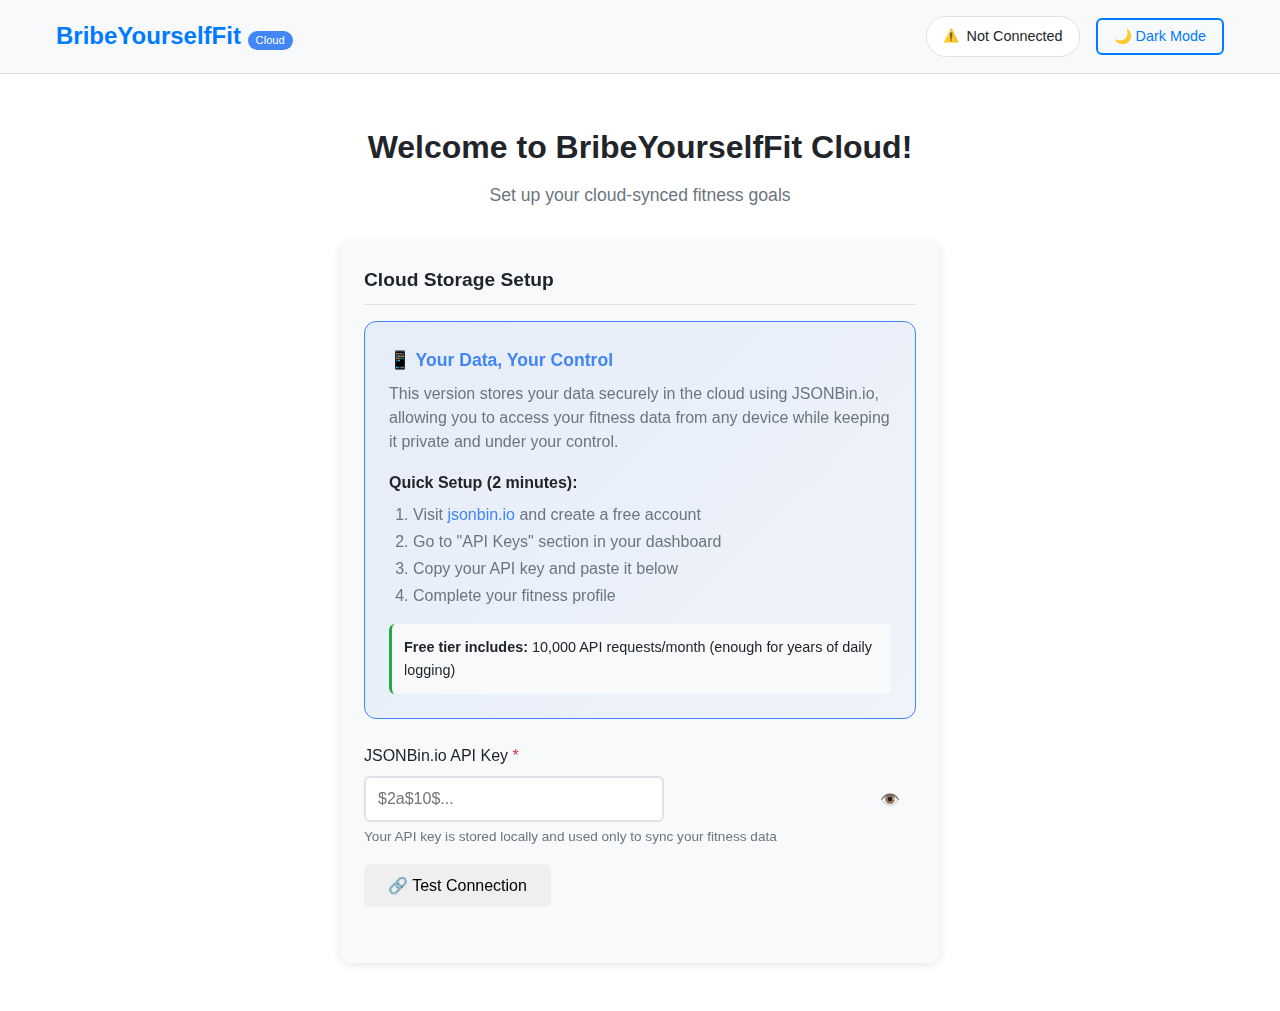
<file: index.html>
<!DOCTYPE html>
<html lang="en">
  <head>
    <meta charset="UTF-8" />
    <meta
      name="viewport"
      content="width=device-width, initial-scale=1.0, user-scalable=no, viewport-fit=cover"
    />
    <!-- Enhanced Mobile Support -->
    <meta name="mobile-web-app-capable" content="yes" />
    <meta name="format-detection" content="telephone=no" />
    <meta name="msapplication-tap-highlight" content="no" />
    <link
      rel="apple-touch-icon"
      href="[data-uri]"
    />
    <title>BribeYourselfFit - Cloud Fitness Tracker</title>
    <!-- PWA Manifest -->
    <link rel="manifest" href="manifest.json" />
    <meta name="theme-color" content="#007bff" />
    <meta name="apple-mobile-web-app-capable" content="yes" />
    <meta name="apple-mobile-web-app-status-bar-style" content="default" />
    <meta name="apple-mobile-web-app-title" content="BribeYourselfFit" />
    <link rel="stylesheet" href="styles.css" />
  </head>
  <body>
    <!-- Header -->
    <header class="header">
      <div class="header-content">
        <div class="logo">
          BribeYourselfFit
          <span class="version-badge">Cloud</span>
        </div>
        <div class="header-controls">
          <!-- Sync Status Indicator -->
          <div class="sync-status" id="syncStatus">
            <span class="sync-icon">⚠️</span>
            <span class="sync-text">Not Connected</span>
          </div>
          <button
            class="theme-toggle"
            id="themeToggle"
            aria-label="Toggle dark mode"
          >
            🌙 Dark Mode
          </button>
        </div>
      </div>
    </header>

    <div class="container">
      <!-- Setup Screen -->
      <div id="setupScreen" class="setup-form">
        <div class="setup-header">
          <h1 class="setup-title">Welcome to BribeYourselfFit Cloud!</h1>
          <p class="setup-subtitle">Set up your cloud-synced fitness goals</p>
        </div>

        <div class="card">
          <div class="card-header">
            <h2 class="card-title">Cloud Storage Setup</h2>
          </div>

          <!-- JSONBin.io API Configuration -->
          <div class="cloud-config-section">
            <div class="info-box">
              <h3>📱 Your Data, Your Control</h3>
              <p>
                This version stores your data securely in the cloud using
                JSONBin.io, allowing you to access your fitness data from any
                device while keeping it private and under your control.
              </p>

              <div class="setup-steps">
                <h4>Quick Setup (2 minutes):</h4>
                <ol>
                  <li>
                    Visit
                    <a href="https://jsonbin.io" target="_blank" rel="noopener"
                      >jsonbin.io</a
                    >
                    and create a free account
                  </li>
                  <li>Go to "API Keys" section in your dashboard</li>
                  <li>Copy your API key and paste it below</li>
                  <li>Complete your fitness profile</li>
                </ol>
              </div>

              <div class="pricing-note">
                <strong>Free tier includes:</strong> 10,000 API requests/month
                (enough for years of daily logging)
              </div>
            </div>

            <form id="cloudSetupForm">
              <div class="form-group">
                <label for="jsonbinApiKey" class="form-label">
                  JSONBin.io API Key <span class="required">*</span>
                </label>
                <div class="input-with-icon">
                  <input
                    type="password"
                    id="jsonbinApiKey"
                    name="jsonbinApiKey"
                    class="form-input"
                    placeholder="$2a$10$..."
                    required
                  />
                  <button
                    type="button"
                    class="toggle-password"
                    id="toggleApiKey"
                  >
                    👁️
                  </button>
                </div>
                <small class="form-help">
                  Your API key is stored locally and used only to sync your
                  fitness data
                </small>
              </div>

              <button
                type="button"
                class="btn btn-secondary"
                id="testConnection"
              >
                🔗 Test Connection
              </button>

              <div id="connectionStatus" class="connection-status hidden"></div>
            </form>
          </div>

          <!-- User Profile Form -->
          <div
            class="profile-section"
            id="profileSection"
            style="display: none"
          >
            <div class="card-header">
              <h2 class="card-title">Your Fitness Profile</h2>
            </div>

            <form id="setupForm">
              <div class="form-group">
                <label for="startingWeight" class="form-label"
                  >Current Weight (lbs)</label
                >
                <input
                  type="number"
                  id="startingWeight"
                  name="startingWeight"
                  class="form-input"
                  required
                  min="50"
                  max="1000"
                  step="0.1"
                />
              </div>

              <div class="form-group">
                <label for="goalWeight" class="form-label"
                  >Goal Weight (lbs)</label
                >
                <input
                  type="number"
                  id="goalWeight"
                  name="goalWeight"
                  class="form-input"
                  required
                  min="50"
                  max="1000"
                  step="0.1"
                />
              </div>

              <div class="form-group">
                <label for="dailySteps" class="form-label"
                  >Daily Steps Goal</label
                >
                <input
                  type="number"
                  id="dailySteps"
                  name="dailySteps"
                  class="form-input"
                  required
                  min="1000"
                  max="50000"
                  value="8000"
                />
              </div>

              <div class="form-group">
                <label for="dailyExercise" class="form-label"
                  >Daily Exercise Minutes Goal</label
                >
                <input
                  type="number"
                  id="dailyExercise"
                  name="dailyExercise"
                  class="form-input"
                  required
                  min="5"
                  max="300"
                  value="30"
                />
              </div>

              <div class="form-group">
                <label for="dailyWater" class="form-label"
                  >Daily Water Goal (liters)</label
                >
                <input
                  type="number"
                  id="dailyWater"
                  name="dailyWater"
                  class="form-input"
                  required
                  min="0.5"
                  max="10"
                  step="0.1"
                  value="2"
                />
              </div>

              <button
                type="submit"
                class="btn btn-primary"
                style="width: 100%; margin-top: 1rem"
              >
                🚀 Start My Cloud Fitness Journey
              </button>
            </form>
          </div>
        </div>
      </div>
    </div>

    <!-- Main App Screen -->
    <div id="appScreen" class="hidden">
      <!-- Navigation Tabs -->
      <div class="tab-navigation">
        <button class="tab-btn active" data-tab="dashboard">Dashboard</button>
        <button class="tab-btn" data-tab="charts">Progress</button>
        <button class="tab-btn" data-tab="rewards">Rewards</button>
        <button class="tab-btn" data-tab="settings">Settings</button>
      </div>

      <!-- Dashboard Tab -->
      <div id="dashboardTab" class="tab-content active">
        <div class="main-grid">
          <!-- Main Content -->
          <div class="content-main">
            <!-- Daily Logging -->
            <div class="card">
              <div class="card-header">
                <h2 class="card-title">Today's Log</h2>
                <div class="date-and-sync">
                  <span id="currentDate"></span>
                  <div class="sync-indicator" id="dashboardSync">
                    <span class="sync-dot"></span>
                    <span class="sync-label">Synced</span>
                  </div>
                </div>
              </div>

              <form id="dailyLogForm">
                <div class="form-group">
                  <label for="todayWeight" class="form-label">
                    Weight (Weekly Requirement)
                    <span
                      id="weightStatus"
                      style="font-size: 0.9rem; color: var(--text-secondary)"
                    ></span>
                  </label>
                  <input
                    type="number"
                    id="todayWeight"
                    class="form-input"
                    min="50"
                    max="1000"
                    step="0.1"
                  />
                </div>

                <div class="form-group">
                  <label for="todaySteps" class="form-label">Steps</label>
                  <input
                    type="number"
                    id="todaySteps"
                    class="form-input"
                    min="0"
                    max="100000"
                  />
                </div>

                <div class="form-group">
                  <label for="todayExerciseMinutes" class="form-label"
                    >Exercise Minutes</label
                  >
                  <input
                    type="number"
                    id="todayExerciseMinutes"
                    class="form-input"
                    min="0"
                    max="1440"
                  />
                </div>

                <div class="form-group">
                  <label for="todayExerciseType" class="form-label"
                    >Exercise Type(s)</label
                  >
                  <div class="exercise-selector" id="exerciseSelector">
                    <div class="exercise-option">
                      <input
                        type="checkbox"
                        id="cardio"
                        value="cardio"
                        class="exercise-checkbox"
                      />
                      <label for="cardio" class="exercise-label">Cardio</label>
                    </div>
                    <div class="exercise-option">
                      <input
                        type="checkbox"
                        id="strength"
                        value="strength"
                        class="exercise-checkbox"
                      />
                      <label for="strength" class="exercise-label"
                        >Strength Training</label
                      >
                    </div>
                    <div class="exercise-option">
                      <input
                        type="checkbox"
                        id="yoga"
                        value="yoga"
                        class="exercise-checkbox"
                      />
                      <label for="yoga" class="exercise-label"
                        >Yoga/Stretching</label
                      >
                    </div>
                    <div class="exercise-option">
                      <input
                        type="checkbox"
                        id="sports"
                        value="sports"
                        class="exercise-checkbox"
                      />
                      <label for="sports" class="exercise-label">Sports</label>
                    </div>
                    <div class="exercise-option">
                      <input
                        type="checkbox"
                        id="walking"
                        value="walking"
                        class="exercise-checkbox"
                      />
                      <label for="walking" class="exercise-label"
                        >Walking</label
                      >
                    </div>
                    <div class="exercise-option">
                      <input
                        type="checkbox"
                        id="other"
                        value="other"
                        class="exercise-checkbox"
                      />
                      <label for="other" class="exercise-label">Other</label>
                    </div>
                  </div>
                </div>

                <div class="form-group">
                  <label for="todayWater" class="form-label"
                    >Water Intake (liters)</label
                  >
                  <input
                    type="number"
                    id="todayWater"
                    class="form-input"
                    min="0"
                    max="20"
                    step="0.1"
                  />
                </div>

                <button
                  type="submit"
                  class="btn btn-success"
                  style="width: 100%; margin-top: 1rem"
                >
                  💾 Save & Sync Today's Log
                </button>
              </form>
            </div>

            <!-- Food & Wellness Score -->
            <div class="card">
              <div class="card-header">
                <h2 class="card-title">Food & Wellness Score</h2>
                <span>Need 3+ points for daily streak</span>
              </div>

              <ul class="wellness-checklist" id="wellnessChecklist">
                <li class="wellness-item">
                  <input
                    type="checkbox"
                    class="wellness-checkbox"
                    data-wellness="sugary-drinks"
                  />
                  <div class="wellness-content">
                    <div class="wellness-title">Avoided Sugary Drinks</div>
                    <div class="wellness-description">
                      No soda, juice, sweetened coffee/tea, energy drinks.
                      Reduces empty calories and blood sugar spikes.
                    </div>
                  </div>
                </li>

                <li class="wellness-item">
                  <input
                    type="checkbox"
                    class="wellness-checkbox"
                    data-wellness="fruits-vegetables"
                  />
                  <div class="wellness-content">
                    <div class="wellness-title">
                      Ate 5+ Servings of Fruits & Vegetables
                    </div>
                    <div class="wellness-description">
                      Fresh, frozen, or cooked all count. Provides fiber,
                      vitamins, and phytonutrients.
                    </div>
                  </div>
                </li>

                <li class="wellness-item">
                  <input
                    type="checkbox"
                    class="wellness-checkbox"
                    data-wellness="portion-control"
                  />
                  <div class="wellness-content">
                    <div class="wellness-title">Practiced Portion Control</div>
                    <div class="wellness-description">
                      Used smaller plates, stopped when satisfied, followed
                      hand-size portion guides.
                    </div>
                  </div>
                </li>

                <li class="wellness-item">
                  <input
                    type="checkbox"
                    class="wellness-checkbox"
                    data-wellness="no-late-eating"
                  />
                  <div class="wellness-content">
                    <div class="wellness-title">Did Not Eat After 8 PM</div>
                    <div class="wellness-description">
                      No late-night snacking. Helps with digestion, sleep, and
                      curbing mindless eating.
                    </div>
                  </div>
                </li>

                <li class="wellness-item">
                  <input
                    type="checkbox"
                    class="wellness-checkbox"
                    data-wellness="sleep"
                  />
                  <div class="wellness-content">
                    <div class="wellness-title">Got 7+ Hours of Sleep</div>
                    <div class="wellness-description">
                      Quality rest for recovery. Impacts metabolism, hunger
                      hormones, and decision-making.
                    </div>
                  </div>
                </li>
              </ul>

              <div class="wellness-score">
                <span>Current Score:</span>
                <div class="score-indicator"></div>
                <div class="score-indicator"></div>
                <div class="score-indicator"></div>
                <div class="score-indicator"></div>
                <div class="score-indicator"></div>
                <span id="wellnessScoreText">0/5</span>
              </div>
            </div>
          </div>

          <!-- Sidebar -->
          <div class="sidebar">
            <!-- Current Streak -->
            <div class="streak-counter">
              <span class="streak-number" id="currentStreak">0</span>
              <div class="streak-label">Day Streak</div>
            </div>

            <!-- Streak Breakdown -->
            <div class="streak-grid">
              <div class="streak-item" id="stepsStreak">
                <div class="streak-value">0</div>
                <div class="streak-type">Steps</div>
              </div>
              <div class="streak-item" id="exerciseStreak">
                <div class="streak-value">0</div>
                <div class="streak-type">Exercise</div>
              </div>
              <div class="streak-item" id="waterStreak">
                <div class="streak-value">0</div>
                <div class="streak-type">Water</div>
              </div>
              <div class="streak-item" id="wellnessStreak">
                <div class="streak-value">0</div>
                <div class="streak-type">Wellness</div>
              </div>
            </div>

            <!-- Quick Stats -->
            <div style="margin-top: 2rem">
              <h3 style="margin-bottom: 1rem; color: var(--text-primary)">
                Quick Stats
              </h3>
              <div style="display: flex; flex-direction: column; gap: 0.5rem">
                <div style="display: flex; justify-content: space-between">
                  <span>Current Weight:</span>
                  <span id="currentWeightDisplay">--</span>
                </div>
                <div style="display: flex; justify-content: space-between">
                  <span>Goal Weight:</span>
                  <span id="goalWeightDisplay">--</span>
                </div>
                <div style="display: flex; justify-content: space-between">
                  <span>To Go:</span>
                  <span id="weightToGoDisplay">--</span>
                </div>
              </div>
            </div>
          </div>
        </div>
      </div>

      <!-- Progress Charts Tab -->
      <div id="chartsTab" class="tab-content hidden">
        <div class="charts-container">
          <!-- Chart Controls -->
          <div class="chart-controls">
            <button class="chart-btn active" data-period="7">7 Days</button>
            <button class="chart-btn" data-period="30">30 Days</button>
            <button class="chart-btn" data-period="all">All Time</button>
          </div>

          <!-- Weight Progress Chart -->
          <div class="card chart-card">
            <div class="card-header">
              <h2 class="card-title">Weight Progress</h2>
              <span id="weightTrend"></span>
            </div>
            <div class="chart-container">
              <canvas id="weightChart" width="800" height="400"></canvas>
            </div>
          </div>

          <!-- Activity Summary Chart -->
          <div class="card chart-card">
            <div class="card-header">
              <h2 class="card-title">Daily Activity Summary</h2>
              <span id="activityPeriod">Last 7 Days</span>
            </div>
            <div class="chart-container">
              <canvas id="activityChart" width="800" height="400"></canvas>
            </div>
          </div>

          <!-- Streak Calendar -->
          <div class="card chart-card">
            <div class="card-header">
              <h2 class="card-title">Streak Calendar</h2>
              <div class="calendar-controls">
                <button id="prevMonth">‹</button>
                <span id="currentMonth"></span>
                <button id="nextMonth">›</button>
              </div>
            </div>
            <div class="calendar-container" id="streakCalendar"></div>
          </div>
        </div>
      </div>

      <!-- Rewards Tab -->
      <div id="rewardsTab" class="tab-content hidden">
        <div class="rewards-container">
          <!-- Add Custom Reward -->
          <div class="card">
            <div class="card-header">
              <h2 class="card-title">Add Custom Reward</h2>
            </div>
            <form id="rewardForm">
              <div class="form-group">
                <label for="rewardType" class="form-label">Reward Type</label>
                <select
                  id="rewardType"
                  name="rewardType"
                  class="form-select"
                  required
                >
                  <option value="">Select reward type</option>
                  <option value="streak">Streak Milestone</option>
                  <option value="weight">Weight Loss</option>
                  <option value="combo">Combined (Streak + Weight)</option>
                </select>
              </div>

              <div class="reward-criteria hidden" id="streakCriteria">
                <div class="form-group">
                  <label for="streakDays" class="form-label">Streak Days</label>
                  <input
                    type="number"
                    id="streakDays"
                    name="streakDays"
                    class="form-input"
                    min="1"
                    max="365"
                  />
                </div>
              </div>

              <div class="reward-criteria hidden" id="weightCriteria">
                <div class="form-group">
                  <label for="weightLoss" class="form-label"
                    >Weight Loss (lbs)</label
                  >
                  <input
                    type="number"
                    id="weightLoss"
                    name="weightLoss"
                    class="form-input"
                    min="1"
                    step="0.1"
                  />
                </div>
              </div>

              <div class="reward-criteria hidden" id="comboCriteria">
                <div class="form-group">
                  <label for="comboStreak" class="form-label"
                    >Streak Days</label
                  >
                  <input
                    type="number"
                    id="comboStreak"
                    name="comboStreak"
                    class="form-input"
                    min="1"
                    max="365"
                  />
                </div>
                <div class="form-group">
                  <label for="comboWeight" class="form-label"
                    >Weight Loss (lbs)</label
                  >
                  <input
                    type="number"
                    id="comboWeight"
                    name="comboWeight"
                    class="form-input"
                    min="1"
                    step="0.1"
                  />
                </div>
              </div>

              <div class="form-group">
                <label for="rewardDescription" class="form-label"
                  >Reward Description</label
                >
                <input
                  type="text"
                  id="rewardDescription"
                  name="rewardDescription"
                  class="form-input"
                  placeholder="e.g., Spa day, New workout clothes, Cheat meal"
                  required
                />
              </div>

              <button type="submit" class="btn btn-primary">Add Reward</button>
            </form>
          </div>

          <!-- Default Milestones -->
          <div class="card">
            <div class="card-header">
              <h2 class="card-title">Default Milestones</h2>
              <span>Customize your rewards for these milestones</span>
            </div>
            <div class="milestone-grid" id="defaultMilestones"></div>
          </div>

          <!-- Custom Rewards -->
          <div class="card">
            <div class="card-header">
              <h2 class="card-title">Your Custom Rewards</h2>
            </div>
            <div class="rewards-list" id="customRewardsList"></div>
          </div>

          <!-- Achievement History -->
          <div class="card">
            <div class="card-header">
              <h2 class="card-title">Achievement History</h2>
            </div>
            <div class="achievements-list" id="achievementHistory"></div>
          </div>
        </div>
      </div>

      <!-- Settings Tab -->
      <div id="settingsTab" class="tab-content hidden">
        <div class="settings-container">
          <!-- Cloud Sync Settings -->
          <div class="card">
            <div class="card-header">
              <h2 class="card-title">☁️ Cloud Sync Settings</h2>
            </div>

            <div class="setting-group">
              <h3>Connection Status</h3>
              <div class="connection-info" id="connectionInfo">
                <div class="connection-row">
                  <span class="connection-label">Status:</span>
                  <span class="connection-value" id="settingsConnectionStatus"
                    >Checking...</span
                  >
                </div>
                <div class="connection-row">
                  <span class="connection-label">Last Sync:</span>
                  <span class="connection-value" id="lastSyncTime">Never</span>
                </div>
                <div class="connection-row">
                  <span class="connection-label">Pending Syncs:</span>
                  <span class="connection-value" id="pendingSyncs">0</span>
                </div>
              </div>

              <div class="button-group">
                <button class="btn btn-primary" id="forceSyncBtn">
                  🔄 Force Sync Now
                </button>
                <button class="btn btn-secondary" id="testConnectionBtn">
                  🔗 Test Connection
                </button>
              </div>
            </div>

            <div class="setting-group">
              <h3>API Configuration</h3>
              <div class="form-group">
                <label for="settingsApiKey" class="form-label"
                  >JSONBin.io API Key</label
                >
                <div class="input-with-icon">
                  <input
                    type="password"
                    id="settingsApiKey"
                    class="form-input"
                    placeholder="API key is set"
                    readonly
                  />
                  <button
                    type="button"
                    class="toggle-password"
                    id="toggleSettingsApiKey"
                  >
                    👁️
                  </button>
                </div>
                <small class="form-help">
                  Your API key is stored securely in your browser
                </small>
              </div>

              <button class="btn btn-warning" id="updateApiKeyBtn">
                🔑 Update API Key
              </button>
            </div>
          </div>

          <!-- App Preferences -->
          <div class="card">
            <div class="card-header">
              <h2 class="card-title">⚙️ App Preferences</h2>
            </div>

            <div class="setting-group">
              <h3>Theme & Display</h3>
              <div class="setting-item">
                <input
                  type="radio"
                  id="themeLight"
                  name="themePreference"
                  value="light"
                  class="setting-radio"
                />
                <label for="themeLight" class="setting-label">Light Mode</label>
              </div>
              <div class="setting-item">
                <input
                  type="radio"
                  id="themeDark"
                  name="themePreference"
                  value="dark"
                  class="setting-radio"
                />
                <label for="themeDark" class="setting-label">Dark Mode</label>
              </div>
              <div class="setting-item">
                <input
                  type="radio"
                  id="themeSystem"
                  name="themePreference"
                  value="system"
                  class="setting-radio"
                  checked
                />
                <label for="themeSystem" class="setting-label"
                  >Follow System Preference</label
                >
              </div>
            </div>

            <div class="setting-group">
              <h3>Units & Format</h3>
              <div class="form-group">
                <label for="weightUnit" class="form-label">Weight Unit</label>
                <select id="weightUnit" class="form-select">
                  <option value="lbs">Pounds (lbs)</option>
                  <option value="kg">Kilograms (kg)</option>
                </select>
              </div>
              <div class="form-group">
                <label for="dateFormat" class="form-label">Date Format</label>
                <select id="dateFormat" class="form-select">
                  <option value="US">MM/DD/YYYY (US)</option>
                  <option value="EU">DD/MM/YYYY (European)</option>
                  <option value="ISO">YYYY-MM-DD (ISO)</option>
                </select>
              </div>
              <div class="form-group">
                <label for="weekStart" class="form-label">Week Starts On</label>
                <select id="weekStart" class="form-select">
                  <option value="sunday">Sunday</option>
                  <option value="monday">Monday</option>
                </select>
              </div>
            </div>
          </div>

          <!-- Goal Management -->
          <div class="card">
            <div class="card-header">
              <h2 class="card-title">🎯 Goal Management</h2>
            </div>

            <div class="setting-group">
              <h3>Daily Goals</h3>
              <p>
                Modify your daily fitness targets. Changes apply immediately and
                sync to cloud.
              </p>

              <div class="form-group">
                <label for="settingsSteps" class="form-label"
                  >Daily Steps Goal</label
                >
                <input
                  type="number"
                  id="settingsSteps"
                  class="form-input"
                  min="1000"
                  max="50000"
                />
              </div>

              <div class="form-group">
                <label for="settingsExercise" class="form-label"
                  >Daily Exercise Minutes</label
                >
                <input
                  type="number"
                  id="settingsExercise"
                  class="form-input"
                  min="5"
                  max="300"
                />
              </div>

              <div class="form-group">
                <label for="settingsWater" class="form-label"
                  >Daily Water Goal (liters)</label
                >
                <input
                  type="number"
                  id="settingsWater"
                  class="form-input"
                  min="0.5"
                  max="10"
                  step="0.1"
                />
              </div>

              <button class="btn btn-primary" id="updateGoalsBtn">
                💾 Save Daily Goals
              </button>
            </div>

            <div class="setting-group">
              <h3>Weight Goals</h3>
              <p>
                Update your weight targets. This preserves your streak history
                and syncs to cloud.
              </p>

              <div class="form-group">
                <label for="settingsStartingWeight" class="form-label"
                  >Starting Weight (lbs)</label
                >
                <input
                  type="number"
                  id="settingsStartingWeight"
                  class="form-input"
                  min="50"
                  max="1000"
                  step="0.1"
                  readonly
                />
                <small class="form-help"
                  >Starting weight cannot be changed to preserve data
                  integrity</small
                >
              </div>

              <div class="form-group">
                <label for="settingsGoalWeight" class="form-label"
                  >Goal Weight (lbs)</label
                >
                <input
                  type="number"
                  id="settingsGoalWeight"
                  class="form-input"
                  min="50"
                  max="1000"
                  step="0.1"
                />
              </div>

              <button class="btn btn-primary" id="updateWeightGoalsBtn">
                💾 Save Weight Goals
              </button>
            </div>
          </div>

          <!-- Data Management -->
          <div class="card">
            <div class="card-header">
              <h2 class="card-title">📊 Data Management</h2>
            </div>

            <div class="setting-group">
              <h3>Backup & Export</h3>
              <p>
                Download your fitness data for backup or migration purposes.
              </p>
              <div class="button-group">
                <button class="btn btn-primary" id="exportCloudDataBtn">
                  💾 Export Cloud Data
                </button>
                <button class="btn btn-secondary" id="exportLocalDataBtn">
                  📱 Export Local Backup
                </button>
              </div>
            </div>

            <div class="setting-group">
              <h3>Import Data</h3>
              <p>
                Restore data from a backup file. This will sync to your cloud
                storage.
              </p>
              <div class="form-group">
                <label for="importFile" class="form-label"
                  >Select Backup File</label
                >
                <input
                  type="file"
                  id="importFile"
                  class="form-input"
                  accept=".json"
                />
              </div>
              <button class="btn btn-warning" id="importDataBtn">
                📥 Import Data
              </button>
            </div>

            <div class="setting-group">
              <h3>Sync Preferences</h3>
              <div class="setting-item">
                <input
                  type="checkbox"
                  id="autoSyncEnabled"
                  class="setting-checkbox"
                  checked
                />
                <label for="autoSyncEnabled" class="setting-label">
                  Automatic sync after data changes
                </label>
              </div>
              <div class="setting-item">
                <input
                  type="checkbox"
                  id="syncNotifications"
                  class="setting-checkbox"
                  checked
                />
                <label for="syncNotifications" class="setting-label">
                  Show sync status notifications
                </label>
              </div>
            </div>
          </div>

          <!-- Wellness Customization -->
          <div class="card">
            <div class="card-header">
              <h2 class="card-title">🌱 Wellness Customization</h2>
            </div>

            <div class="setting-group">
              <h3>Wellness Checklist Items</h3>
              <p>View and understand your 5-point wellness scoring system.</p>

              <div class="wellness-items-display">
                <div class="wellness-display-item">
                  <div class="wellness-display-title">
                    1. Avoided Sugary Drinks
                  </div>
                  <div class="wellness-display-description">
                    No soda, juice, sweetened coffee/tea, energy drinks.
                  </div>
                </div>
                <div class="wellness-display-item">
                  <div class="wellness-display-title">
                    2. Ate 5+ Servings of Fruits & Vegetables
                  </div>
                  <div class="wellness-display-description">
                    Fresh, frozen, or cooked all count.
                  </div>
                </div>
                <div class="wellness-display-item">
                  <div class="wellness-display-title">
                    3. Practiced Portion Control
                  </div>
                  <div class="wellness-display-description">
                    Used smaller plates, stopped when satisfied.
                  </div>
                </div>
                <div class="wellness-display-item">
                  <div class="wellness-display-title">
                    4. Did Not Eat After 8 PM
                  </div>
                  <div class="wellness-display-description">
                    No late-night snacking.
                  </div>
                </div>
                <div class="wellness-display-item">
                  <div class="wellness-display-title">
                    5. Got 7+ Hours of Sleep
                  </div>
                  <div class="wellness-display-description">
                    Quality rest for recovery.
                  </div>
                </div>
              </div>

              <div class="info-box">
                <strong>Scoring:</strong> You need 3 or more points daily to
                maintain your wellness streak. This flexible system lets you
                have off days while still making progress.
              </div>
            </div>

            <div class="setting-group">
              <h3>Goal Thresholds</h3>
              <p>
                Customize what counts as "meeting" each daily goal. Changes sync
                to cloud.
              </p>

              <div class="setting-item">
                <input
                  type="checkbox"
                  id="allowPartialSteps"
                  class="setting-checkbox"
                />
                <label for="allowPartialSteps" class="setting-label">
                  Count 90% of steps goal as "met" (more forgiving)
                </label>
              </div>

              <div class="setting-item">
                <input
                  type="checkbox"
                  id="allowPartialExercise"
                  class="setting-checkbox"
                />
                <label for="allowPartialExercise" class="setting-label">
                  Count 80% of exercise goal as "met" (more forgiving)
                </label>
              </div>

              <div class="setting-item">
                <input
                  type="checkbox"
                  id="strictWellness"
                  class="setting-checkbox"
                />
                <label for="strictWellness" class="setting-label">
                  Require 4+ wellness points instead of 3+ (more challenging)
                </label>
              </div>
            </div>
          </div>

          <!-- App Information -->
          <div class="card">
            <div class="card-header">
              <h2 class="card-title">ℹ️ App Information</h2>
            </div>

            <div class="app-info">
              <div class="info-row">
                <span class="info-label">Version:</span>
                <span class="info-value">Cloud v1.1.0</span>
              </div>
              <div class="info-row">
                <span class="info-label">Storage:</span>
                <span class="info-value">JSONBin.io Cloud</span>
              </div>
              <div class="info-row">
                <span class="info-label">Data Entries:</span>
                <span class="info-value" id="totalDataEntries">0</span>
              </div>
              <div class="info-row">
                <span class="info-label">Storage Used:</span>
                <span class="info-value" id="storageUsed">Calculating...</span>
              </div>
            </div>

            <div class="setting-group">
              <h3>About This Version</h3>
              <p>
                This cloud-enabled version of BribeYourselfFit stores your
                fitness data securely using JSONBin.io, allowing you to access
                your data from any device while maintaining complete privacy and
                control.
              </p>

              <div class="button-group">
                <button class="btn btn-secondary" id="viewStatsBtn">
                  📈 View App Statistics
                </button>
                <a
                  href="https://github.com/TheBIMsider/BYF/tree/jsonbin-version"
                  target="_blank"
                  class="btn btn-secondary"
                >
                  🔗 View on GitHub
                </a>
              </div>
            </div>
          </div>

          <!-- Danger Zone -->
          <div class="card danger-zone">
            <div class="card-header">
              <h2 class="card-title">⚠️ Danger Zone</h2>
            </div>

            <div class="setting-group">
              <h3>Reset Data</h3>
              <p class="danger-text">
                These actions permanently delete data and cannot be undone.
                Export your data first as a backup!
              </p>

              <div class="button-group">
                <button class="btn btn-warning" id="resetStreaksBtn">
                  🔄 Reset All Streaks
                </button>
                <button class="btn btn-danger" id="clearTodayBtn">
                  🗑️ Clear Today's Log
                </button>
                <button class="btn btn-danger" id="resetProfileBtn">
                  👤 Reset Profile Only
                </button>
                <button class="btn btn-danger" id="resetLogsBtn">
                  📋 Clear All Daily Logs
                </button>
                <button class="btn btn-danger" id="resetLocalDataBtn">
                  📱 Clear Browser Cache
                </button>
                <button class="btn btn-danger" id="resetCloudDataBtn">
                  ☁️ Delete Cloud Data
                </button>
                <button class="btn btn-danger" id="resetAllDataBtn">
                  💥 Reset Everything
                </button>
              </div>
            </div>
          </div>
        </div>
      </div>
    </div>

    <script src="script.js"></script>
  </body>
</html>
</file>
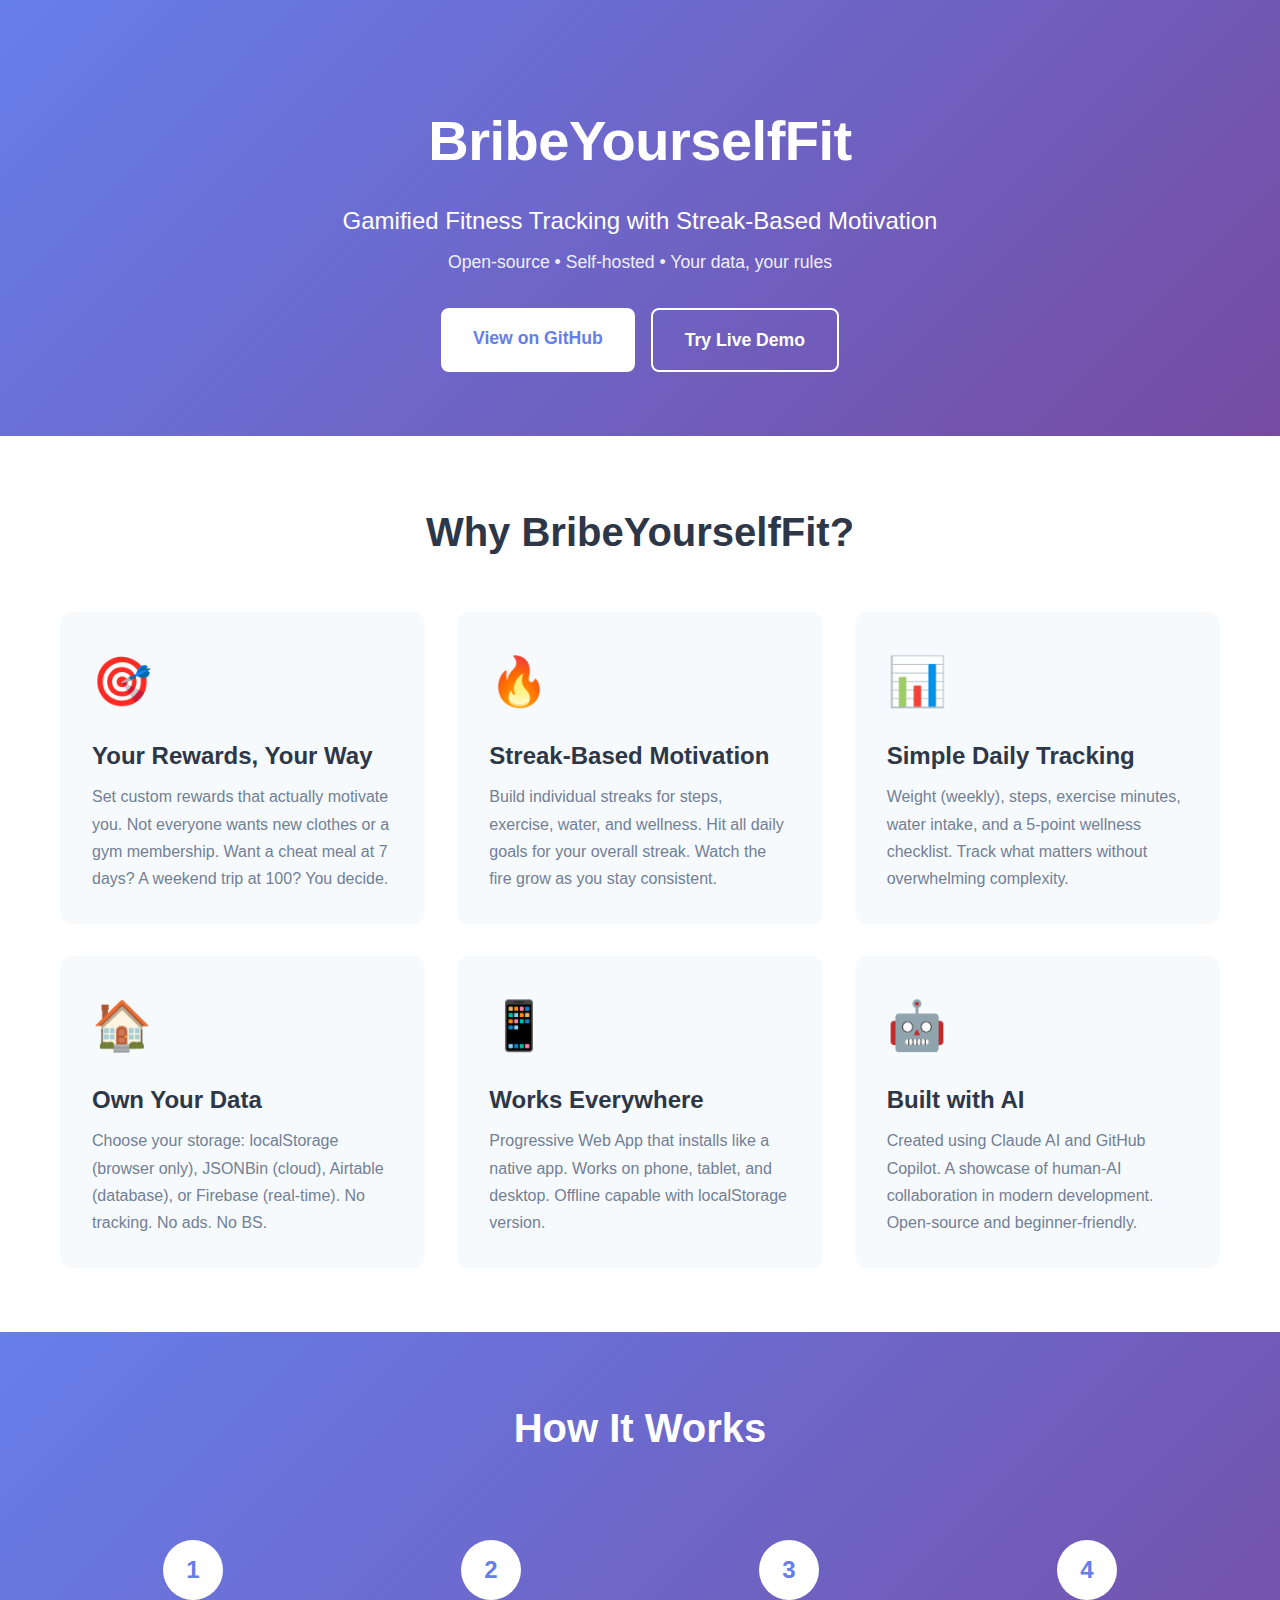
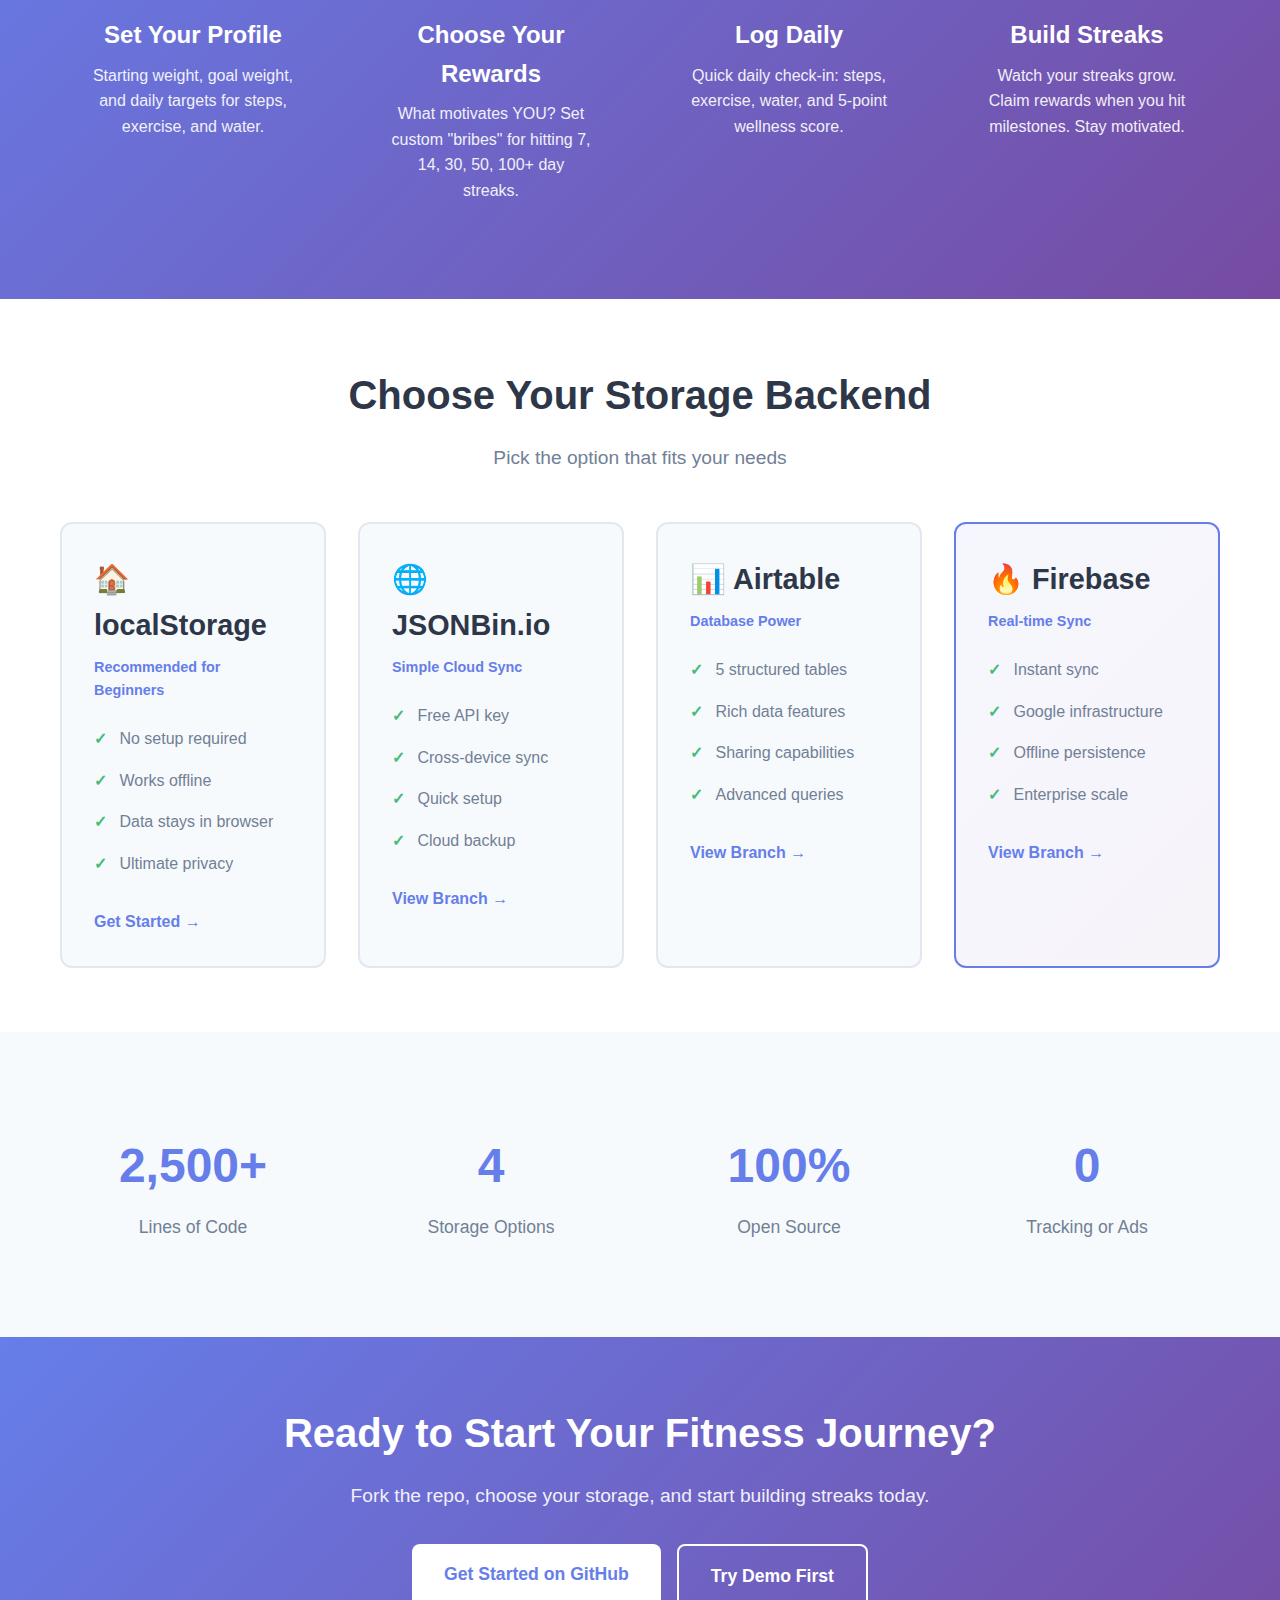
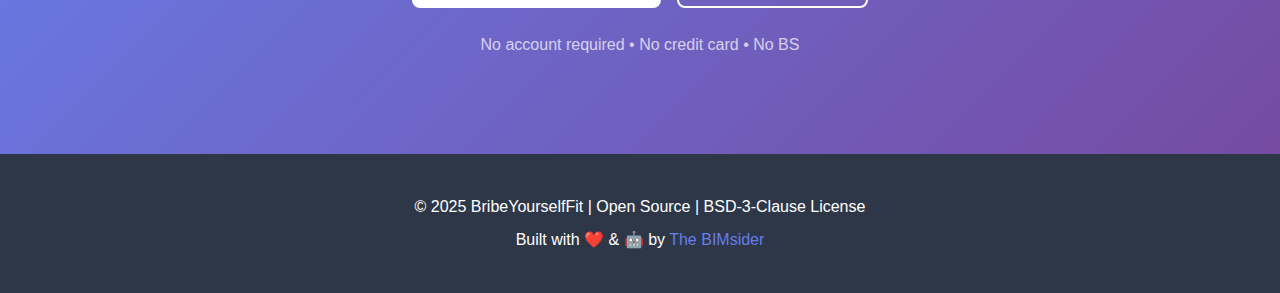
<file: landing/index.html>
<!DOCTYPE html>
<html lang="en">
<head>
    <!-- Meta tags for SEO and responsiveness -->
    <meta charset="UTF-8">
    <meta name="viewport" content="width=device-width, initial-scale=1.0">
    <meta name="description" content="Open-source, self-hosted fitness tracker with streak-based motivation. Track steps, workouts, and healthy habits with custom rewards.">
    
    <title>BribeYourselfFit - Gamified Fitness Tracker</title>
    
    <!-- Link to external stylesheet -->
    <link rel="stylesheet" href="styles.css">
</head>
<body>
    
    <!-- Hero Section - First thing users see -->
    <section class="hero">
        <div class="container">
            <h1>BribeYourselfFit</h1>
            <p class="tagline">Gamified Fitness Tracking with Streak-Based Motivation</p>
            <p class="subtitle">Open-source • Self-hosted • Your data, your rules</p>
            
            <!-- Call-to-action buttons -->
            <div class="cta-buttons">
                <a href="https://github.com/TheBIMsider/BYF" class="btn btn-primary" target="_blank">View on GitHub</a>
                <a href="https://thebimsider.github.io/BYF/" class="btn btn-secondary" target="_blank">Try Live Demo</a>
            </div>
        </div>
    </section>

    <!-- Features Section - What makes this app special -->
    <section class="features">
        <div class="container">
            <h2>Why BribeYourselfFit?</h2>
            
            <div class="feature-grid">
                <!-- Feature 1 -->
                <div class="feature-card">
                    <div class="feature-icon">🎯</div>
                    <h3>Your Rewards, Your Way</h3>
                    <p>Set custom rewards that actually motivate you. Not everyone wants new clothes or a gym membership. Want a cheat meal at 7 days? A weekend trip at 100? You decide.</p>
                </div>
                
                <!-- Feature 2 -->
                <div class="feature-card">
                    <div class="feature-icon">🔥</div>
                    <h3>Streak-Based Motivation</h3>
                    <p>Build individual streaks for steps, exercise, water, and wellness. Hit all daily goals for your overall streak. Watch the fire grow as you stay consistent.</p>
                </div>
                
                <!-- Feature 3 -->
                <div class="feature-card">
                    <div class="feature-icon">📊</div>
                    <h3>Simple Daily Tracking</h3>
                    <p>Weight (weekly), steps, exercise minutes, water intake, and a 5-point wellness checklist. Track what matters without overwhelming complexity.</p>
                </div>
                
                <!-- Feature 4 -->
                <div class="feature-card">
                    <div class="feature-icon">🏠</div>
                    <h3>Own Your Data</h3>
                    <p>Choose your storage: localStorage (browser only), JSONBin (cloud), Airtable (database), or Firebase (real-time). No tracking. No ads. No BS.</p>
                </div>
                
                <!-- Feature 5 -->
                <div class="feature-card">
                    <div class="feature-icon">📱</div>
                    <h3>Works Everywhere</h3>
                    <p>Progressive Web App that installs like a native app. Works on phone, tablet, and desktop. Offline capable with localStorage version.</p>
                </div>
                
                <!-- Feature 6 -->
                <div class="feature-card">
                    <div class="feature-icon">🤖</div>
                    <h3>Built with AI</h3>
                    <p>Created using Claude AI and GitHub Copilot. A showcase of human-AI collaboration in modern development. Open-source and beginner-friendly.</p>
                </div>
            </div>
        </div>
    </section>

    <!-- How It Works Section -->
    <section class="how-it-works">
        <div class="container">
            <h2>How It Works</h2>
            
            <div class="steps">
                <!-- Step 1 -->
                <div class="step">
                    <div class="step-number">1</div>
                    <h3>Set Your Profile</h3>
                    <p>Starting weight, goal weight, and daily targets for steps, exercise, and water.</p>
                </div>
                
                <!-- Step 2 -->
                <div class="step">
                    <div class="step-number">2</div>
                    <h3>Choose Your Rewards</h3>
                    <p>What motivates YOU? Set custom "bribes" for hitting 7, 14, 30, 50, 100+ day streaks.</p>
                </div>
                
                <!-- Step 3 -->
                <div class="step">
                    <div class="step-number">3</div>
                    <h3>Log Daily</h3>
                    <p>Quick daily check-in: steps, exercise, water, and 5-point wellness score.</p>
                </div>
                
                <!-- Step 4 -->
                <div class="step">
                    <div class="step-number">4</div>
                    <h3>Build Streaks</h3>
                    <p>Watch your streaks grow. Claim rewards when you hit milestones. Stay motivated.</p>
                </div>
            </div>
        </div>
    </section>

    <!-- Storage Options Section -->
    <section class="storage-options">
        <div class="container">
            <h2>Choose Your Storage Backend</h2>
            <p class="section-intro">Pick the option that fits your needs</p>
            
            <div class="options-grid">
                <!-- localStorage -->
                <div class="option-card">
                    <h3>🏠 localStorage</h3>
                    <p class="option-tag">Recommended for Beginners</p>
                    <ul>
                        <li>No setup required</li>
                        <li>Works offline</li>
                        <li>Data stays in browser</li>
                        <li>Ultimate privacy</li>
                    </ul>
                    <a href="https://github.com/TheBIMsider/BYF" class="option-link" target="_blank">Get Started →</a>
                </div>
                
                <!-- JSONBin -->
                <div class="option-card">
                    <h3>🌐 JSONBin.io</h3>
                    <p class="option-tag">Simple Cloud Sync</p>
                    <ul>
                        <li>Free API key</li>
                        <li>Cross-device sync</li>
                        <li>Quick setup</li>
                        <li>Cloud backup</li>
                    </ul>
                    <a href="https://github.com/TheBIMsider/BYF/tree/jsonbin-version" class="option-link" target="_blank">View Branch →</a>
                </div>
                
                <!-- Airtable -->
                <div class="option-card">
                    <h3>📊 Airtable</h3>
                    <p class="option-tag">Database Power</p>
                    <ul>
                        <li>5 structured tables</li>
                        <li>Rich data features</li>
                        <li>Sharing capabilities</li>
                        <li>Advanced queries</li>
                    </ul>
                    <a href="https://github.com/TheBIMsider/BYF/tree/airtable-version" class="option-link" target="_blank">View Branch →</a>
                </div>
                
                <!-- Firebase -->
                <div class="option-card highlighted">
                    <h3>🔥 Firebase</h3>
                    <p class="option-tag">Real-time Sync</p>
                    <ul>
                        <li>Instant sync</li>
                        <li>Google infrastructure</li>
                        <li>Offline persistence</li>
                        <li>Enterprise scale</li>
                    </ul>
                    <a href="https://github.com/TheBIMsider/BYF/tree/firebase-version" class="option-link" target="_blank">View Branch →</a>
                </div>
            </div>
        </div>
    </section>

    <!-- Stats Section -->
    <section class="stats">
        <div class="container">
            <div class="stats-grid">
                <div class="stat">
                    <div class="stat-number">2,500+</div>
                    <div class="stat-label">Lines of Code</div>
                </div>
                <div class="stat">
                    <div class="stat-number">4</div>
                    <div class="stat-label">Storage Options</div>
                </div>
                <div class="stat">
                    <div class="stat-number">100%</div>
                    <div class="stat-label">Open Source</div>
                </div>
                <div class="stat">
                    <div class="stat-number">0</div>
                    <div class="stat-label">Tracking or Ads</div>
                </div>
            </div>
        </div>
    </section>

    <!-- CTA Section -->
    <section class="final-cta">
        <div class="container">
            <h2>Ready to Start Your Fitness Journey?</h2>
            <p>Fork the repo, choose your storage, and start building streaks today.</p>
            
            <div class="cta-buttons">
                <a href="https://github.com/TheBIMsider/BYF" class="btn btn-primary" target="_blank">Get Started on GitHub</a>
                <a href="https://thebimsider.github.io/BYF/" class="btn btn-secondary" target="_blank">Try Demo First</a>
            </div>
            
            <p class="footnote">No account required • No credit card • No BS</p>
        </div>
    </section>

    <!-- Footer -->
    <footer>
        <div class="container">
            <p>&copy; 2025 BribeYourselfFit | Open Source | BSD-3-Clause License</p>
            <p>Built with ❤️ & 🤖 by <a href="https://bio.link/thebimsider" target="_blank">The BIMsider</a></p>
        </div>
    </footer>

    <!-- Link to external JavaScript (if needed later) -->
    <script src="script.js"></script>
</body>
</html>
</file>
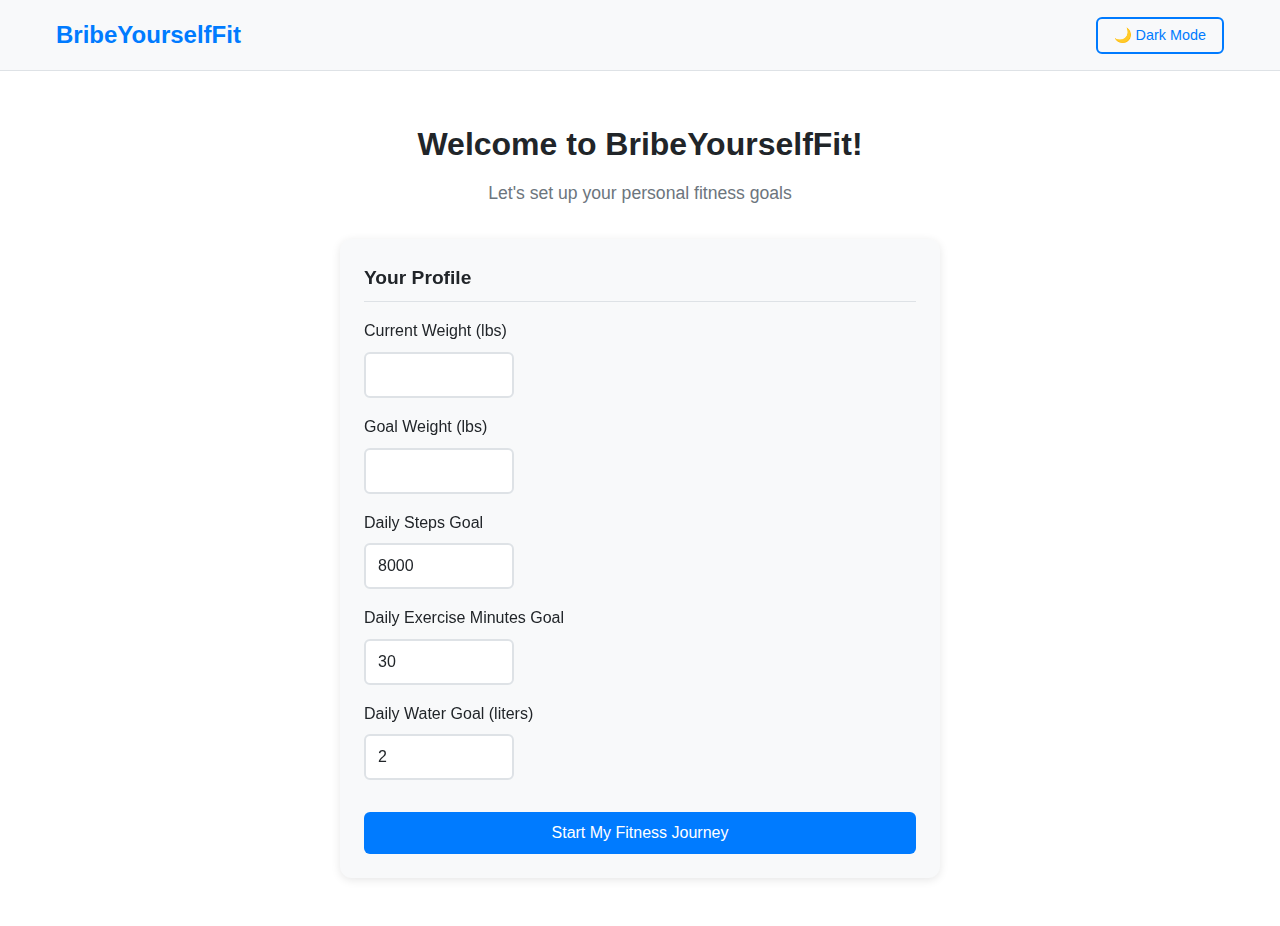
<file: V01/index.html>
<!DOCTYPE html>
<html lang="en">
  <head>
    <meta charset="UTF-8" />
    <meta
      name="viewport"
      content="width=device-width, initial-scale=1.0, user-scalable=no, viewport-fit=cover"
    />
    <!-- Enhanced Mobile Support -->
    <meta name="mobile-web-app-capable" content="yes" />
    <meta name="format-detection" content="telephone=no" />
    <meta name="msapplication-tap-highlight" content="no" />
    <link
      rel="apple-touch-icon"
      href="[data-uri]"
    />
    <title>BribeYourselfFit - Your Personal Fitness Tracker</title>
    <!-- PWA Manifest -->
    <link rel="manifest" href="manifest.json" />
    <meta name="theme-color" content="#007bff" />
    <meta name="apple-mobile-web-app-capable" content="yes" />
    <meta name="apple-mobile-web-app-status-bar-style" content="default" />
    <meta name="apple-mobile-web-app-title" content="BribeYourselfFit" />
    <link rel="stylesheet" href="styles.css" />
  </head>
  <body>
    <!-- Header -->
    <header class="header">
      <div class="header-content">
        <div class="logo">BribeYourselfFit</div>
        <button
          class="theme-toggle"
          id="themeToggle"
          aria-label="Toggle dark mode"
        >
          🌙 Dark Mode
        </button>
      </div>
    </header>

    <div class="container">
      <!-- Setup Screen -->
      <div id="setupScreen" class="setup-form">
        <div class="setup-header">
          <h1 class="setup-title">Welcome to BribeYourselfFit!</h1>
          <p class="setup-subtitle">Let's set up your personal fitness goals</p>
        </div>

        <div class="card">
          <div class="card-header">
            <h2 class="card-title">Your Profile</h2>
          </div>

          <form id="setupForm">
            <div class="form-group">
              <label for="startingWeight" class="form-label"
                >Current Weight (lbs)</label
              >
              <input
                type="number"
                id="startingWeight"
                name="startingWeight"
                class="form-input"
                required
                min="50"
                max="1000"
                step="0.1"
              />
            </div>

            <div class="form-group">
              <label for="goalWeight" class="form-label"
                >Goal Weight (lbs)</label
              >
              <input
                type="number"
                id="goalWeight"
                name="goalWeight"
                class="form-input"
                required
                min="50"
                max="1000"
                step="0.1"
              />
            </div>

            <div class="form-group">
              <label for="dailySteps" class="form-label"
                >Daily Steps Goal</label
              >
              <input
                type="number"
                id="dailySteps"
                name="dailySteps"
                class="form-input"
                required
                min="1000"
                max="50000"
                value="8000"
              />
            </div>

            <div class="form-group">
              <label for="dailyExercise" class="form-label"
                >Daily Exercise Minutes Goal</label
              >
              <input
                type="number"
                id="dailyExercise"
                name="dailyExercise"
                class="form-input"
                required
                min="5"
                max="300"
                value="30"
              />
            </div>

            <div class="form-group">
              <label for="dailyWater" class="form-label"
                >Daily Water Goal (liters)</label
              >
              <input
                type="number"
                id="dailyWater"
                name="dailyWater"
                class="form-input"
                required
                min="0.5"
                max="10"
                step="0.1"
                value="2"
              />
            </div>

            <button
              type="submit"
              class="btn btn-primary"
              style="width: 100%; margin-top: 1rem"
            >
              Start My Fitness Journey
            </button>
          </form>
        </div>
      </div>
    </div>

    <!-- Main App Screen -->
    <div id="appScreen" class="hidden">
      <!-- Navigation Tabs -->
      <div class="tab-navigation">
        <button class="tab-btn active" data-tab="dashboard">Dashboard</button>
        <button class="tab-btn" data-tab="charts">Progress</button>
        <button class="tab-btn" data-tab="rewards">Rewards</button>
      </div>

      <!-- Dashboard Tab -->
      <div id="dashboardTab" class="tab-content active">
        <div class="main-grid">
          <!-- Main Content -->
          <div class="content-main">
            <!-- Daily Logging -->
            <div class="card">
              <div class="card-header">
                <h2 class="card-title">Today's Log</h2>
                <span id="currentDate"></span>
              </div>

              <form id="dailyLogForm">
                <div class="form-group">
                  <label for="todayWeight" class="form-label">
                    Weight (Weekly Requirement)
                    <span
                      id="weightStatus"
                      style="font-size: 0.9rem; color: var(--text-secondary)"
                    ></span>
                  </label>
                  <input
                    type="number"
                    id="todayWeight"
                    class="form-input"
                    min="50"
                    max="1000"
                    step="0.1"
                  />
                </div>

                <div class="form-group">
                  <label for="todaySteps" class="form-label">Steps</label>
                  <input
                    type="number"
                    id="todaySteps"
                    class="form-input"
                    min="0"
                    max="100000"
                  />
                </div>

                <div class="form-group">
                  <label for="todayExerciseMinutes" class="form-label"
                    >Exercise Minutes</label
                  >
                  <input
                    type="number"
                    id="todayExerciseMinutes"
                    class="form-input"
                    min="0"
                    max="1440"
                  />
                </div>

                <div class="form-group">
                  <label for="todayExerciseType" class="form-label"
                    >Exercise Type(s)</label
                  >
                  <div class="exercise-selector" id="exerciseSelector">
                    <div class="exercise-option">
                      <input
                        type="checkbox"
                        id="cardio"
                        value="cardio"
                        class="exercise-checkbox"
                      />
                      <label for="cardio" class="exercise-label">Cardio</label>
                    </div>
                    <div class="exercise-option">
                      <input
                        type="checkbox"
                        id="strength"
                        value="strength"
                        class="exercise-checkbox"
                      />
                      <label for="strength" class="exercise-label"
                        >Strength Training</label
                      >
                    </div>
                    <div class="exercise-option">
                      <input
                        type="checkbox"
                        id="yoga"
                        value="yoga"
                        class="exercise-checkbox"
                      />
                      <label for="yoga" class="exercise-label"
                        >Yoga/Stretching</label
                      >
                    </div>
                    <div class="exercise-option">
                      <input
                        type="checkbox"
                        id="sports"
                        value="sports"
                        class="exercise-checkbox"
                      />
                      <label for="sports" class="exercise-label">Sports</label>
                    </div>
                    <div class="exercise-option">
                      <input
                        type="checkbox"
                        id="walking"
                        value="walking"
                        class="exercise-checkbox"
                      />
                      <label for="walking" class="exercise-label"
                        >Walking</label
                      >
                    </div>
                    <div class="exercise-option">
                      <input
                        type="checkbox"
                        id="other"
                        value="other"
                        class="exercise-checkbox"
                      />
                      <label for="other" class="exercise-label">Other</label>
                    </div>
                  </div>
                </div>

                <div class="form-group">
                  <label for="todayWater" class="form-label"
                    >Water Intake (liters)</label
                  >
                  <input
                    type="number"
                    id="todayWater"
                    class="form-input"
                    min="0"
                    max="20"
                    step="0.1"
                  />
                </div>

                <button
                  type="submit"
                  class="btn btn-success"
                  style="width: 100%; margin-top: 1rem"
                >
                  Save Today's Log
                </button>
              </form>
            </div>

            <!-- Food & Wellness Score -->
            <div class="card">
              <div class="card-header">
                <h2 class="card-title">Food & Wellness Score</h2>
                <span>Need 3+ points for daily streak</span>
              </div>

              <ul class="wellness-checklist" id="wellnessChecklist">
                <li class="wellness-item">
                  <input
                    type="checkbox"
                    class="wellness-checkbox"
                    data-wellness="sugary-drinks"
                  />
                  <div class="wellness-content">
                    <div class="wellness-title">Avoided Sugary Drinks</div>
                    <div class="wellness-description">
                      No soda, juice, sweetened coffee/tea, energy drinks.
                      Reduces empty calories and blood sugar spikes.
                    </div>
                  </div>
                </li>

                <li class="wellness-item">
                  <input
                    type="checkbox"
                    class="wellness-checkbox"
                    data-wellness="fruits-vegetables"
                  />
                  <div class="wellness-content">
                    <div class="wellness-title">
                      Ate 5+ Servings of Fruits & Vegetables
                    </div>
                    <div class="wellness-description">
                      Fresh, frozen, or cooked all count. Provides fiber,
                      vitamins, and phytonutrients.
                    </div>
                  </div>
                </li>

                <li class="wellness-item">
                  <input
                    type="checkbox"
                    class="wellness-checkbox"
                    data-wellness="portion-control"
                  />
                  <div class="wellness-content">
                    <div class="wellness-title">Practiced Portion Control</div>
                    <div class="wellness-description">
                      Used smaller plates, stopped when satisfied, followed
                      hand-size portion guides.
                    </div>
                  </div>
                </li>

                <li class="wellness-item">
                  <input
                    type="checkbox"
                    class="wellness-checkbox"
                    data-wellness="no-late-eating"
                  />
                  <div class="wellness-content">
                    <div class="wellness-title">Did Not Eat After 8 PM</div>
                    <div class="wellness-description">
                      No late-night snacking. Helps with digestion, sleep, and
                      curbing mindless eating.
                    </div>
                  </div>
                </li>

                <li class="wellness-item">
                  <input
                    type="checkbox"
                    class="wellness-checkbox"
                    data-wellness="sleep"
                  />
                  <div class="wellness-content">
                    <div class="wellness-title">Got 7+ Hours of Sleep</div>
                    <div class="wellness-description">
                      Quality rest for recovery. Impacts metabolism, hunger
                      hormones, and decision-making.
                    </div>
                  </div>
                </li>
              </ul>

              <div class="wellness-score">
                <span>Current Score:</span>
                <div class="score-indicator"></div>
                <div class="score-indicator"></div>
                <div class="score-indicator"></div>
                <div class="score-indicator"></div>
                <div class="score-indicator"></div>
                <span id="wellnessScoreText">0/5</span>
              </div>
            </div>
          </div>

          <!-- Sidebar -->
          <div class="sidebar">
            <!-- Current Streak -->
            <div class="streak-counter">
              <span class="streak-number" id="currentStreak">0</span>
              <div class="streak-label">Day Streak</div>
            </div>

            <!-- Streak Breakdown -->
            <div class="streak-grid">
              <div class="streak-item" id="stepsStreak">
                <div class="streak-value">0</div>
                <div class="streak-type">Steps</div>
              </div>
              <div class="streak-item" id="exerciseStreak">
                <div class="streak-value">0</div>
                <div class="streak-type">Exercise</div>
              </div>
              <div class="streak-item" id="waterStreak">
                <div class="streak-value">0</div>
                <div class="streak-type">Water</div>
              </div>
              <div class="streak-item" id="wellnessStreak">
                <div class="streak-value">0</div>
                <div class="streak-type">Wellness</div>
              </div>
            </div>

            <!-- Quick Stats -->
            <div style="margin-top: 2rem">
              <h3 style="margin-bottom: 1rem; color: var(--text-primary)">
                Quick Stats
              </h3>
              <div style="display: flex; flex-direction: column; gap: 0.5rem">
                <div style="display: flex; justify-content: space-between">
                  <span>Current Weight:</span>
                  <span id="currentWeightDisplay">--</span>
                </div>
                <div style="display: flex; justify-content: space-between">
                  <span>Goal Weight:</span>
                  <span id="goalWeightDisplay">--</span>
                </div>
                <div style="display: flex; justify-content: space-between">
                  <span>To Go:</span>
                  <span id="weightToGoDisplay">--</span>
                </div>
              </div>
            </div>
          </div>
        </div>
      </div>
      <!-- Progress Charts Tab -->
      <div id="chartsTab" class="tab-content hidden">
        <div class="charts-container">
          <!-- Chart Controls -->
          <div class="chart-controls">
            <button class="chart-btn active" data-period="7">7 Days</button>
            <button class="chart-btn" data-period="30">30 Days</button>
            <button class="chart-btn" data-period="all">All Time</button>
          </div>

          <!-- Weight Progress Chart -->
          <div class="card chart-card">
            <div class="card-header">
              <h2 class="card-title">Weight Progress</h2>
              <span id="weightTrend"></span>
            </div>
            <div class="chart-container">
              <canvas id="weightChart" width="800" height="400"></canvas>
            </div>
          </div>

          <!-- Activity Summary Chart -->
          <div class="card chart-card">
            <div class="card-header">
              <h2 class="card-title">Daily Activity Summary</h2>
              <span id="activityPeriod">Last 7 Days</span>
            </div>
            <div class="chart-container">
              <canvas id="activityChart" width="800" height="400"></canvas>
            </div>
          </div>

          <!-- Streak Calendar -->
          <div class="card chart-card">
            <div class="card-header">
              <h2 class="card-title">Streak Calendar</h2>
              <div class="calendar-controls">
                <button id="prevMonth">‹</button>
                <span id="currentMonth"></span>
                <button id="nextMonth">›</button>
              </div>
            </div>
            <div class="calendar-container" id="streakCalendar"></div>
          </div>
        </div>
      </div>

      <!-- Rewards Tab -->
      <div id="rewardsTab" class="tab-content hidden">
        <div class="rewards-container">
          <!-- Add Custom Reward -->
          <div class="card">
            <div class="card-header">
              <h2 class="card-title">Add Custom Reward</h2>
            </div>
            <form id="rewardForm">
              <div class="form-group">
                <label for="rewardType" class="form-label">Reward Type</label>
                <select
                  id="rewardType"
                  name="rewardType"
                  class="form-select"
                  required
                >
                  <option value="">Select reward type</option>
                  <option value="streak">Streak Milestone</option>
                  <option value="weight">Weight Loss</option>
                  <option value="combo">Combined (Streak + Weight)</option>
                </select>
              </div>

              <div class="reward-criteria hidden" id="streakCriteria">
                <div class="form-group">
                  <label for="streakDays" class="form-label">Streak Days</label>
                  <input
                    type="number"
                    id="streakDays"
                    name="streakDays"
                    class="form-input"
                    min="1"
                    max="365"
                  />
                </div>
              </div>

              <div class="reward-criteria hidden" id="weightCriteria">
                <div class="form-group">
                  <label for="weightLoss" class="form-label"
                    >Weight Loss (lbs)</label
                  >
                  <input
                    type="number"
                    id="weightLoss"
                    name="weightLoss"
                    class="form-input"
                    min="1"
                    step="0.1"
                  />
                </div>
              </div>

              <div class="reward-criteria hidden" id="comboCriteria">
                <div class="form-group">
                  <label for="comboStreak" class="form-label"
                    >Streak Days</label
                  >
                  <input
                    type="number"
                    id="comboStreak"
                    name="comboStreak"
                    class="form-input"
                    min="1"
                    max="365"
                  />
                </div>
                <div class="form-group">
                  <label for="comboWeight" class="form-label"
                    >Weight Loss (lbs)</label
                  >
                  <input
                    type="number"
                    id="comboWeight"
                    name="comboWeight"
                    class="form-input"
                    min="1"
                    step="0.1"
                  />
                </div>
              </div>

              <div class="form-group">
                <label for="rewardDescription" class="form-label"
                  >Reward Description</label
                >
                <input
                  type="text"
                  id="rewardDescription"
                  name="rewardDescription"
                  class="form-input"
                  placeholder="e.g., Spa day, New workout clothes, Cheat meal"
                  required
                />
              </div>

              <button type="submit" class="btn btn-primary">Add Reward</button>
            </form>
          </div>

          <!-- Default Milestones -->
          <div class="card">
            <div class="card-header">
              <h2 class="card-title">Default Milestones</h2>
              <span>Customize your rewards for these milestones</span>
            </div>
            <div class="milestone-grid" id="defaultMilestones"></div>
          </div>

          <!-- Custom Rewards -->
          <div class="card">
            <div class="card-header">
              <h2 class="card-title">Your Custom Rewards</h2>
            </div>
            <div class="rewards-list" id="customRewardsList"></div>
          </div>

          <!-- Achievement History -->
          <div class="card">
            <div class="card-header">
              <h2 class="card-title">Achievement History</h2>
            </div>
            <div class="achievements-list" id="achievementHistory"></div>
          </div>
        </div>
      </div>
    </div>

    <script src="script.js"></script>
  </body>
</html>
</file>
<file: styles.css>
/* CSS Custom Properties for Theme Management */
:root {
  --bg-primary: #ffffff;
  --bg-secondary: #f8f9fa;
  --text-primary: #212529;
  --text-secondary: #6c757d;
  --accent-primary: #007bff;
  --accent-success: #28a745;
  --accent-warning: #ffc107;
  --accent-danger: #dc3545;
  --border-color: #dee2e6;
  --shadow: 0 2px 10px rgba(0, 0, 0, 0.1);
  --transition: all 0.3s ease;
}

[data-theme='dark'] {
  --bg-primary: #1a1a1a;
  --bg-secondary: #2d2d2d;
  --text-primary: #ffffff;
  --text-secondary: #b0b0b0;
  --accent-primary: #4dabf7;
  --accent-success: #51cf66;
  --accent-warning: #ffd43b;
  --accent-danger: #ff6b6b;
  --border-color: #404040;
  --shadow: 0 2px 10px rgba(0, 0, 0, 0.3);
}

/* Base Styles */
* {
  margin: 0;
  padding: 0;
  box-sizing: border-box;
}

body {
  font-family: -apple-system, BlinkMacSystemFont, 'Segoe UI', Roboto, sans-serif;
  background-color: var(--bg-primary);
  color: var(--text-primary);
  line-height: 1.6;
  transition: var(--transition);
}

/* Layout Components */
.container {
  max-width: 1200px;
  margin: 0 auto;
  padding: 1rem;
}

.header {
  background-color: var(--bg-secondary);
  border-bottom: 1px solid var(--border-color);
  padding: 1rem 0;
  position: sticky;
  top: 0;
  z-index: 100;
  transition: var(--transition);
}

.header-content {
  display: flex;
  justify-content: space-between;
  align-items: center;
  max-width: 1200px;
  margin: 0 auto;
  padding: 0 1rem;
}

.logo {
  font-size: 1.5rem;
  font-weight: bold;
  color: var(--accent-primary);
}

.theme-toggle {
  background: none;
  border: 2px solid var(--accent-primary);
  color: var(--accent-primary);
  padding: 0.5rem 1rem;
  border-radius: 6px;
  cursor: pointer;
  transition: var(--transition);
  font-size: 0.9rem;
}

.theme-toggle:hover {
  background-color: var(--accent-primary);
  color: var(--bg-primary);
}

/* Main Content Grid */
.main-grid {
  display: grid;
  grid-template-columns: 1fr 300px;
  gap: 2rem;
  margin-top: 2rem;
}

.content-main {
  min-height: 400px;
}

.sidebar {
  background-color: var(--bg-secondary);
  border-radius: 12px;
  padding: 1.5rem;
  height: fit-content;
  box-shadow: var(--shadow);
  transition: var(--transition);
}

/* Card Components */
.card {
  background-color: var(--bg-secondary);
  border-radius: 12px;
  padding: 1.5rem;
  box-shadow: var(--shadow);
  margin-bottom: 1.5rem;
  transition: var(--transition);
}

.card-header {
  display: flex;
  justify-content: space-between;
  align-items: center;
  margin-bottom: 1rem;
  padding-bottom: 0.5rem;
  border-bottom: 1px solid var(--border-color);
}

.card-title {
  font-size: 1.2rem;
  font-weight: 600;
  color: var(--text-primary);
}

/* Form Elements */
.form-group {
  margin-bottom: 1rem;
}

.form-label {
  display: block;
  margin-bottom: 0.5rem;
  font-weight: 500;
  color: var(--text-primary);
}

.form-input {
  width: 100%;
  padding: 0.75rem;
  border: 2px solid var(--border-color);
  border-radius: 6px;
  background-color: var(--bg-primary);
  color: var(--text-primary);
  font-size: 1rem;
  transition: var(--transition);
}

.form-input:focus {
  outline: none;
  border-color: var(--accent-primary);
  box-shadow: 0 0 0 3px rgba(0, 123, 255, 0.1);
}

.form-select {
  width: 100%;
  padding: 0.75rem;
  border: 2px solid var(--border-color);
  border-radius: 6px;
  background-color: var(--bg-primary);
  color: var(--text-primary);
  font-size: 1rem;
  cursor: pointer;
  transition: var(--transition);
}

.btn {
  display: inline-block;
  padding: 0.75rem 1.5rem;
  border: none;
  border-radius: 6px;
  font-size: 1rem;
  font-weight: 500;
  text-align: center;
  cursor: pointer;
  transition: var(--transition);
  text-decoration: none;
}

.btn-primary {
  background-color: var(--accent-primary);
  color: white;
}

.btn-primary:hover {
  opacity: 0.9;
  transform: translateY(-1px);
}

.btn-success {
  background-color: var(--accent-success);
  color: white;
}

.btn-success:hover {
  opacity: 0.9;
}

/* Streak Display */
.streak-counter {
  text-align: center;
  padding: 2rem 1rem;
}

.streak-number {
  font-size: 3rem;
  font-weight: bold;
  color: var(--accent-success);
  display: block;
}

.streak-label {
  font-size: 1rem;
  color: var(--text-secondary);
  margin-top: 0.5rem;
}

.streak-grid {
  display: grid;
  grid-template-columns: repeat(auto-fit, minmax(120px, 1fr));
  gap: 1rem;
  margin-top: 1rem;
}

.streak-item {
  text-align: center;
  padding: 1rem;
  background-color: var(--bg-primary);
  border-radius: 8px;
  border: 2px solid var(--border-color);
  transition: var(--transition);
}

.streak-item.active {
  border-color: var(--accent-success);
  background-color: rgba(40, 167, 69, 0.1);
}

.streak-value {
  font-size: 1.5rem;
  font-weight: bold;
  color: var(--accent-primary);
}

.streak-type {
  font-size: 0.9rem;
  color: var(--text-secondary);
  margin-top: 0.25rem;
}

/* Food & Wellness Score */
.wellness-checklist {
  list-style: none;
}

.wellness-item {
  display: flex;
  align-items: flex-start;
  margin-bottom: 1rem;
  padding: 1rem;
  background-color: var(--bg-primary);
  border-radius: 8px;
  border: 2px solid var(--border-color);
  transition: var(--transition);
}

.wellness-item.completed {
  border-color: var(--accent-success);
  background-color: rgba(40, 167, 69, 0.1);
}

.wellness-checkbox {
  margin-right: 1rem;
  transform: scale(1.2);
  cursor: pointer;
}

.wellness-content {
  flex: 1;
}

.wellness-title {
  font-weight: 600;
  margin-bottom: 0.25rem;
  color: var(--text-primary);
}

.wellness-description {
  font-size: 0.9rem;
  color: var(--text-secondary);
  line-height: 1.4;
}

.wellness-score {
  display: flex;
  align-items: center;
  gap: 0.5rem;
  margin-top: 1rem;
  padding: 1rem;
  background-color: var(--bg-primary);
  border-radius: 8px;
  font-weight: 600;
}

.score-indicator {
  width: 20px;
  height: 20px;
  border-radius: 50%;
  background-color: var(--border-color);
  transition: var(--transition);
}

.score-indicator.active {
  background-color: var(--accent-success);
}

/* Setup Form */
.setup-form {
  max-width: 600px;
  margin: 2rem auto;
}

.setup-header {
  text-align: center;
  margin-bottom: 2rem;
}

.setup-title {
  font-size: 2rem;
  margin-bottom: 0.5rem;
  color: var(--text-primary);
}

.setup-subtitle {
  color: var(--text-secondary);
  font-size: 1.1rem;
}

/* Hidden class for screen management */
.hidden {
  display: none !important;
}

/* Success Message */
.success-message {
  position: fixed;
  top: 100px;
  right: 20px;
  background-color: var(--accent-success);
  color: white;
  padding: 1rem 1.5rem;
  border-radius: 8px;
  box-shadow: var(--shadow);
  transform: translateX(100%);
  transition: transform 0.3s ease;
  z-index: 1000;
}

.success-message.show {
  transform: translateX(0);
}

/* Loading States */
.loading {
  opacity: 0.6;
  pointer-events: none;
}

/* Responsive Design */
@media (max-width: 768px) {
  .main-grid {
    grid-template-columns: 1fr;
    gap: 1rem;
  }

  .header-content {
    padding: 0 0.5rem;
  }

  .container {
    padding: 0.5rem;
  }

  .streak-number {
    font-size: 2rem;
  }

  .setup-form {
    margin: 1rem auto;
  }

  .wellness-item {
    flex-direction: column;
    align-items: flex-start;
  }

  .wellness-checkbox {
    margin-bottom: 0.5rem;
    margin-right: 0;
  }

  .streak-grid {
    grid-template-columns: repeat(2, 1fr);
  }
}

@media (max-width: 480px) {
  .theme-toggle {
    padding: 0.5rem;
    font-size: 0.8rem;
  }

  .logo {
    font-size: 1.2rem;
  }

  .card {
    padding: 1rem;
  }

  .sidebar {
    padding: 1rem;
  }

  .wellness-description {
    font-size: 0.8rem;
  }
}

/* Accessibility Enhancements */
@media (prefers-reduced-motion: reduce) {
  * {
    transition: none !important;
  }
}

/* Exercise Type Selector */
.exercise-selector {
  display: grid;
  grid-template-columns: repeat(auto-fit, minmax(200px, 1fr));
  gap: 0.75rem;
  margin-top: 0.5rem;
}

.exercise-option {
  display: flex;
  align-items: center;
  padding: 0.75rem;
  background-color: var(--bg-primary);
  border: 2px solid var(--border-color);
  border-radius: 6px;
  transition: var(--transition);
  cursor: pointer;
}

.exercise-option:hover {
  border-color: var(--accent-primary);
}

.exercise-option.selected {
  border-color: var(--accent-success);
  background-color: rgba(40, 167, 69, 0.1);
}

.exercise-checkbox {
  margin-right: 0.75rem;
  transform: scale(1.1);
  cursor: pointer;
}

.exercise-label {
  cursor: pointer;
  font-weight: 500;
  color: var(--text-primary);
  margin: 0;
}

@media (max-width: 768px) {
  .exercise-selector {
    grid-template-columns: repeat(2, 1fr);
    gap: 0.5rem;
  }

  .exercise-option {
    padding: 0.5rem;
  }
}

/* Focus indicators for keyboard navigation */
.btn:focus,
.form-input:focus,
.form-select:focus,
.theme-toggle:focus,
.wellness-checkbox:focus,
.exercise-checkbox:focus,
.tab-btn:focus,
.chart-btn:focus,
.claim-btn:focus {
  outline: 2px solid var(--accent-primary);
  outline-offset: 2px;
}

/* High contrast mode support */
@media (prefers-contrast: high) {
  :root {
    --border-color: #000000;
    --shadow: 0 2px 10px rgba(0, 0, 0, 0.5);
  }

  [data-theme='dark'] {
    --border-color: #ffffff;
  }
}

/* Tab Navigation */
.tab-navigation {
  display: flex;
  gap: 1rem;
  margin-bottom: 2rem;
  border-bottom: 2px solid var(--border-color);
}

.tab-btn {
  background: none;
  border: none;
  padding: 1rem 1.5rem;
  font-size: 1rem;
  font-weight: 500;
  color: var(--text-secondary);
  cursor: pointer;
  border-bottom: 3px solid transparent;
  transition: var(--transition);
}

.tab-btn.active {
  color: var(--accent-primary);
  border-bottom-color: var(--accent-primary);
}

.tab-btn:hover {
  color: var(--accent-primary);
}

.tab-content {
  min-height: 400px;
}

.tab-content.hidden {
  display: none;
}

.tab-content.active {
  display: block;
}

/* Charts Styles */
.charts-container {
  max-width: 1200px;
  margin: 0 auto;
}

.chart-controls {
  display: flex;
  justify-content: center;
  gap: 1rem;
  margin-bottom: 2rem;
}

.chart-btn {
  background-color: var(--bg-secondary);
  border: 2px solid var(--border-color);
  color: var(--text-primary);
  padding: 0.5rem 1rem;
  border-radius: 6px;
  cursor: pointer;
  transition: var(--transition);
}

.chart-btn.active {
  background-color: var(--accent-primary);
  border-color: var(--accent-primary);
  color: white;
}

.chart-btn:hover {
  border-color: var(--accent-primary);
}

.chart-card {
  margin-bottom: 2rem;
}

.chart-container {
  position: relative;
  height: 400px;
  padding: 1rem;
}

.chart-container canvas {
  max-width: 100%;
  height: auto;
}

/* Calendar Styles */
.calendar-controls {
  display: flex;
  align-items: center;
  gap: 1rem;
}

.calendar-controls button {
  background: none;
  border: 1px solid var(--border-color);
  color: var(--text-primary);
  width: 30px;
  height: 30px;
  border-radius: 50%;
  cursor: pointer;
  display: flex;
  align-items: center;
  justify-content: center;
  transition: var(--transition);
}

.calendar-controls button:hover {
  background-color: var(--accent-primary);
  color: white;
  border-color: var(--accent-primary);
}

.calendar-container {
  padding: 1rem;
}

.calendar-grid {
  display: grid;
  grid-template-columns: repeat(7, 1fr);
  gap: 4px;
  margin-top: 1rem;
}

.calendar-header {
  display: grid;
  grid-template-columns: repeat(7, 1fr);
  gap: 4px;
  margin-bottom: 0.5rem;
}

.calendar-day-label {
  text-align: center;
  font-weight: 600;
  color: var(--text-secondary);
  padding: 0.5rem;
  font-size: 0.9rem;
}

.calendar-day {
  aspect-ratio: 1;
  display: flex;
  align-items: center;
  justify-content: center;
  border-radius: 4px;
  font-size: 0.9rem;
  cursor: pointer;
  transition: var(--transition);
  position: relative;
}

.calendar-day.other-month {
  color: var(--text-secondary);
  opacity: 0.4;
}

.calendar-day.today {
  background-color: var(--accent-primary);
  color: white;
  font-weight: bold;
}

.calendar-day.streak-complete {
  background-color: var(--accent-success);
  color: white;
}

.calendar-day.partial-complete {
  background-color: var(--accent-warning);
  color: white;
}

.calendar-day.no-data {
  background-color: var(--bg-secondary);
  border: 1px solid var(--border-color);
}

.calendar-day:hover {
  transform: scale(1.1);
  z-index: 10;
}

/* Rewards Styles */
.rewards-container {
  max-width: 1200px;
  margin: 0 auto;
}

.reward-criteria {
  border: 2px solid var(--border-color);
  border-radius: 8px;
  padding: 1rem;
  margin-bottom: 1rem;
  background-color: var(--bg-primary);
}

.milestone-grid {
  display: grid;
  grid-template-columns: repeat(auto-fit, minmax(300px, 1fr));
  gap: 1rem;
}

.milestone-item {
  background-color: var(--bg-primary);
  border: 2px solid var(--border-color);
  border-radius: 8px;
  padding: 1rem;
  transition: var(--transition);
}

.milestone-item.achieved {
  border-color: var(--accent-success);
  background-color: rgba(40, 167, 69, 0.1);
}

.milestone-item.claimed {
  border-color: var(--accent-primary);
  background-color: rgba(0, 123, 255, 0.1);
}

.milestone-header {
  display: flex;
  justify-content: space-between;
  align-items: center;
  margin-bottom: 0.5rem;
}

.milestone-title {
  font-weight: 600;
  color: var(--text-primary);
}

.milestone-status {
  font-size: 0.9rem;
  padding: 0.25rem 0.5rem;
  border-radius: 4px;
  font-weight: 500;
}

.milestone-status.achieved {
  background-color: var(--accent-success);
  color: white;
}

.milestone-status.claimed {
  background-color: var(--accent-primary);
  color: white;
}

.milestone-status.pending {
  background-color: var(--text-secondary);
  color: white;
}

.milestone-description {
  color: var(--text-secondary);
  font-size: 0.9rem;
  margin-bottom: 1rem;
}

.milestone-reward {
  display: flex;
  justify-content: space-between;
  align-items: center;
}

.reward-text {
  font-style: italic;
  color: var(--text-primary);
}

.claim-btn {
  background-color: var(--accent-success);
  color: white;
  border: none;
  padding: 0.5rem 1rem;
  border-radius: 4px;
  cursor: pointer;
  font-size: 0.9rem;
  transition: var(--transition);
}

.claim-btn:hover {
  opacity: 0.9;
}

.claim-btn:disabled {
  background-color: var(--text-secondary);
  cursor: not-allowed;
}

.rewards-list {
  display: flex;
  flex-direction: column;
  gap: 1rem;
}

.reward-item {
  background-color: var(--bg-primary);
  border: 2px solid var(--border-color);
  border-radius: 8px;
  padding: 1rem;
  display: flex;
  justify-content: space-between;
  align-items: center;
}

.reward-info {
  flex: 1;
}

.reward-title {
  font-weight: 600;
  color: var(--text-primary);
  margin-bottom: 0.25rem;
}

.reward-criteria-text {
  font-size: 0.9rem;
  color: var(--text-secondary);
}

.reward-actions {
  display: flex;
  gap: 0.5rem;
}

.btn-small {
  padding: 0.5rem 1rem;
  font-size: 0.9rem;
}

.btn-danger {
  background-color: var(--accent-danger);
  color: white;
}

.btn-danger:hover {
  opacity: 0.9;
}

.achievements-list {
  display: flex;
  flex-direction: column;
  gap: 1rem;
}

.achievement-item {
  background-color: var(--bg-primary);
  border: 2px solid var(--accent-success);
  border-radius: 8px;
  padding: 1rem;
  background: linear-gradient(
    135deg,
    rgba(40, 167, 69, 0.1),
    rgba(40, 167, 69, 0.05)
  );
}

.achievement-header {
  display: flex;
  justify-content: space-between;
  align-items: center;
  margin-bottom: 0.5rem;
}

.achievement-title {
  font-weight: 600;
  color: var(--accent-success);
}

.achievement-date {
  font-size: 0.9rem;
  color: var(--text-secondary);
}

.achievement-description {
  color: var(--text-primary);
  font-size: 0.9rem;
}

/* Celebration Animation */
@keyframes celebrate {
  0% {
    transform: scale(1);
  }
  50% {
    transform: scale(1.1);
  }
  100% {
    transform: scale(1);
  }
}

.celebrating {
  animation: celebrate 0.6s ease-in-out;
}

/* Success Modal */
.modal {
  position: fixed;
  top: 0;
  left: 0;
  width: 100%;
  height: 100%;
  background-color: rgba(0, 0, 0, 0.5);
  display: flex;
  align-items: center;
  justify-content: center;
  z-index: 1000;
  opacity: 0;
  visibility: hidden;
  transition: var(--transition);
}

.modal.show {
  opacity: 1;
  visibility: visible;
}

.modal-content {
  background-color: var(--bg-primary);
  border-radius: 12px;
  padding: 2rem;
  max-width: 500px;
  width: 90%;
  text-align: center;
  box-shadow: var(--shadow);
  transform: translateY(-50px);
  transition: var(--transition);
}

.modal.show .modal-content {
  transform: translateY(0);
}

.modal-title {
  font-size: 1.5rem;
  color: var(--accent-success);
  margin-bottom: 1rem;
}

.modal-message {
  color: var(--text-primary);
  margin-bottom: 1.5rem;
}

.modal-btn {
  background-color: var(--accent-primary);
  color: white;
  border: none;
  padding: 0.75rem 1.5rem;
  border-radius: 6px;
  cursor: pointer;
  font-size: 1rem;
  transition: var(--transition);
}

.modal-btn:hover {
  opacity: 0.9;
}

/* Responsive Design for Charts */
@media (max-width: 768px) {
  .tab-navigation {
    flex-wrap: wrap;
    gap: 0.5rem;
  }

  .tab-btn {
    padding: 0.75rem 1rem;
    font-size: 0.9rem;
  }

  .chart-controls {
    flex-wrap: wrap;
    gap: 0.5rem;
  }

  .chart-container {
    height: 300px;
    padding: 0.5rem;
  }

  .milestone-grid {
    grid-template-columns: 1fr;
  }

  .calendar-day {
    font-size: 0.8rem;
  }
}

/* Reduced transparency for better readability */
@media (prefers-contrast: more) {
  .wellness-item.completed,
  .streak-item.active {
    background-color: var(--accent-success);
    color: white;
  }

  .wellness-item.completed .wellness-description,
  .streak-item.active .streak-type {
    color: rgba(255, 255, 255, 0.9);
  }
}

/* LAYOUT FIXES - Add these rules to styles.css */

/* Constrain overall app width */
.container {
  max-width: 1200px;
  margin: 0 auto;
  padding: 1rem;
}

/* Fix main grid to not stretch too wide */
.main-grid {
  display: grid;
  grid-template-columns: minmax(400px, 1fr) 300px;
  gap: 2rem;
  margin-top: 2rem;
  max-width: 1200px;
  margin-left: auto;
  margin-right: auto;
}

/* Ensure forms don't get too wide */
.card {
  max-width: 100%;
}

.content-main {
  min-height: 400px;
  max-width: 800px; /* Prevent forms from getting too wide */
}

/* Better form field sizing */
.form-input {
  max-width: 300px; /* Prevent inputs from stretching too wide */
}

.form-input[type='number'] {
  max-width: 150px; /* Even narrower for number inputs */
}

/* Exercise selector improvements */
.exercise-selector {
  display: grid;
  grid-template-columns: repeat(auto-fit, minmax(180px, 1fr));
  gap: 0.75rem;
  margin-top: 0.5rem;
  max-width: 600px; /* Prevent from getting too wide */
}

/* Charts container sizing */
.charts-container {
  max-width: 1000px;
  margin: 0 auto;
}

.chart-container {
  position: relative;
  height: 400px;
  padding: 1rem;
  max-width: 100%;
}

/* Rewards container sizing */
.rewards-container {
  max-width: 1000px;
  margin: 0 auto;
}

/* Better responsive breakpoints */
@media (max-width: 1024px) {
  .main-grid {
    grid-template-columns: 1fr;
    max-width: 800px;
  }

  .content-main {
    max-width: 100%;
  }
}

@media (max-width: 768px) {
  .container {
    padding: 0.5rem;
  }

  .exercise-selector {
    grid-template-columns: repeat(2, 1fr);
    max-width: 100%;
  }

  .form-input {
    max-width: 100%;
  }
}

/* Fix tab content visibility */
.tab-content {
  display: none;
}

.tab-content.active {
  display: block !important;
}

.tab-content.hidden {
  display: none !important;
}

/* COMPLETE CHART AND TAB FIXES - Add to end of styles.css */

/* Fix chart container dimensions */
.chart-container {
  position: relative;
  height: 400px !important;
  width: 100% !important;
  padding: 1rem;
  display: block !important;
  overflow: visible;
}

.chart-container canvas {
  display: block !important;
  max-width: 100%;
  height: 100% !important;
  width: 100% !important;
}

/* Fix tab content visibility */
.tab-content {
  display: none;
  min-height: 600px;
  overflow-y: auto;
  padding: 1rem 0;
}

.tab-content.active {
  display: block !important;
}

/* Ensure rewards content is visible */
#rewardsTab {
  display: block;
  overflow-y: auto;
  max-height: none;
}

.milestone-grid {
  display: grid;
  grid-template-columns: repeat(auto-fit, minmax(300px, 1fr));
  gap: 1rem;
  margin-top: 1rem;
}

/* Force chart cards to be visible */
.chart-card {
  margin-bottom: 2rem;
  display: block !important;
  min-height: 500px;
}

/* FIX TAB CONTENT POSITIONING - Add to styles.css */
#appScreen {
  position: relative;
  z-index: 1;
}

.tab-content {
  position: relative !important;
  z-index: 2 !important;
  display: none;
  width: 100%;
  min-height: 400px;
  background-color: var(--bg-primary);
  padding: 1rem;
}

.tab-content.active {
  display: block !important;
}

.tab-content.hidden {
  display: none !important;
}

/* Ensure main grid doesn't hide tab content */
.main-grid {
  position: relative;
  z-index: 1;
}

/* Force tab content to be visible */
#chartsTab,
#rewardsTab {
  position: relative !important;
  display: block;
  width: 100%;
  min-height: 500px;
  background-color: var(--bg-primary);
}

#chartsTab.hidden,
#rewardsTab.hidden {
  display: none !important;
}

/* MOBILE PERFORMANCE OPTIMIZATIONS */

/* Reduce animations on mobile for better performance */
@media (max-width: 768px) {
  /* Faster transitions on mobile */
  * {
    transition-duration: 0.2s !important;
  }

  /* Optimize touch targets */
  .btn,
  .tab-btn,
  .chart-btn,
  .form-input,
  .form-select {
    min-height: 44px;
    min-width: 44px;
  }

  /* Reduce expensive shadows on mobile */
  .card,
  .sidebar,
  .success-message {
    box-shadow: 0 1px 3px rgba(0, 0, 0, 0.1);
  }

  /* Optimize form inputs for mobile */
  .form-input,
  .form-select {
    font-size: 16px; /* Prevents zoom on iOS */
    padding: 12px;
  }

  /* Better mobile navigation */
  .tab-navigation {
    position: sticky;
    top: 0;
    background-color: var(--bg-primary);
    z-index: 50;
    border-bottom: 2px solid var(--border-color);
    margin-bottom: 1rem;
  }

  .tab-btn {
    padding: 12px 16px;
    font-size: 14px;
    flex: 1;
    text-align: center;
  }
}

/* Ultra-mobile (phones in portrait) */
@media (max-width: 480px) {
  /* Reduce font sizes slightly for small screens */
  .card-title {
    font-size: 1.1rem;
  }

  .setup-title {
    font-size: 1.7rem;
  }

  /* Stack form elements more efficiently */
  .form-group {
    margin-bottom: 0.8rem;
  }

  /* Optimize tab navigation for small screens */
  .tab-btn {
    padding: 10px 8px;
    font-size: 13px;
  }
}

/* Improve performance with GPU acceleration */
.tab-content,
.card,
.modal-content {
  transform: translateZ(0);
  -webkit-transform: translateZ(0);
}

/* Optimize animations for mobile */
@media (prefers-reduced-motion: no-preference) and (max-width: 768px) {
  .celebrating {
    animation-duration: 0.3s;
  }
}

/* Cloud-Specific CSS Additions for JSONBin Version */
/* Add these styles to the end of your existing styles.css file */

/* Cloud color variables */
:root {
  --cloud-accent: #4285f4;
  --sync-success: #34a853;
  --sync-warning: #fbbc04;
  --sync-error: #ea4335;
}

[data-theme='dark'] {
  --cloud-accent: #5ea3f7;
  --sync-success: #40c057;
  --sync-warning: #ffd93d;
  --sync-error: #ff6b6b;
}

/* Version badge in header */
.version-badge {
  background-color: var(--cloud-accent);
  color: white;
  font-size: 0.7rem;
  padding: 0.2rem 0.5rem;
  border-radius: 12px;
  font-weight: 500;
}

.header-controls {
  display: flex;
  align-items: center;
  gap: 1rem;
}

/* Cloud sync status indicators */
.sync-status {
  display: flex;
  align-items: center;
  gap: 0.5rem;
  padding: 0.5rem 1rem;
  border-radius: 20px;
  background-color: var(--bg-primary);
  border: 1px solid var(--border-color);
  font-size: 0.9rem;
}

.sync-status.connected {
  border-color: var(--sync-success);
  color: var(--sync-success);
}

.sync-status.syncing {
  border-color: var(--sync-warning);
  color: var(--sync-warning);
}

.sync-status.error {
  border-color: var(--sync-error);
  color: var(--sync-error);
}

.sync-status.offline {
  border-color: var(--text-secondary);
  color: var(--text-secondary);
}

.sync-icon {
  font-size: 0.8rem;
}

.sync-text {
  font-weight: 500;
}

.sync-indicator {
  display: flex;
  align-items: center;
  gap: 0.3rem;
  font-size: 0.8rem;
  color: var(--text-secondary);
}

.sync-dot {
  width: 6px;
  height: 6px;
  border-radius: 50%;
  background-color: var(--text-secondary);
  animation: pulse 2s infinite;
}

.sync-dot.synced {
  background-color: var(--sync-success);
  animation: none;
}

.sync-dot.syncing {
  background-color: var(--sync-warning);
  animation: pulse 1s infinite;
}

.sync-dot.error {
  background-color: var(--sync-error);
  animation: none;
}

@keyframes pulse {
  0%, 100% { opacity: 1; }
  50% { opacity: 0.5; }
}

.date-and-sync {
  display: flex;
  align-items: center;
  gap: 1rem;
}

/* Cloud setup styles */
.cloud-config-section {
  margin-bottom: 2rem;
}

.info-box {
  background: linear-gradient(135deg, rgba(66, 133, 244, 0.1), rgba(66, 133, 244, 0.05));
  border: 1px solid var(--cloud-accent);
  border-radius: 12px;
  padding: 1.5rem;
  margin-bottom: 1.5rem;
}

.info-box h3 {
  color: var(--cloud-accent);
  margin-bottom: 0.5rem;
  font-size: 1.1rem;
}

.info-box p {
  color: var(--text-secondary);
  margin-bottom: 1rem;
  line-height: 1.5;
}

.setup-steps {
  margin: 1rem 0;
}

.setup-steps h4 {
  color: var(--text-primary);
  margin-bottom: 0.5rem;
  font-size: 1rem;
}

.setup-steps ol {
  margin-left: 1.5rem;
  color: var(--text-secondary);
}

.setup-steps ol li {
  margin-bottom: 0.3rem;
  line-height: 1.4;
}

.setup-steps a {
  color: var(--cloud-accent);
  text-decoration: none;
  font-weight: 500;
}

.setup-steps a:hover {
  text-decoration: underline;
}

.pricing-note {
  background-color: var(--bg-secondary);
  padding: 0.75rem;
  border-radius: 6px;
  border-left: 3px solid var(--accent-success);
  font-size: 0.9rem;
  color: var(--text-primary);
}

.input-with-icon {
  position: relative;
  display: flex;
  align-items: center;
}

.input-with-icon .form-input {
  padding-right: 3rem;
  flex: 1;
}

.toggle-password {
  position: absolute;
  right: 0.75rem;
  background: none;
  border: none;
  cursor: pointer;
  font-size: 1rem;
  color: var(--text-secondary);
  padding: 0.25rem;
  transition: var(--transition);
}

.toggle-password:hover {
  color: var(--text-primary);
}

.connection-status {
  margin-top: 1rem;
  padding: 1rem;
  border-radius: 6px;
  font-weight: 500;
}

.connection-status.success {
  background-color: rgba(52, 168, 83, 0.1);
  border: 1px solid var(--sync-success);
  color: var(--sync-success);
}

.connection-status.error {
  background-color: rgba(234, 67, 53, 0.1);
  border: 1px solid var(--sync-error);
  color: var(--sync-error);
}

.connection-status.testing {
  background-color: rgba(251, 188, 4, 0.1);
  border: 1px solid var(--sync-warning);
  color: var(--sync-warning);
}

.profile-section {
  border-top: 2px solid var(--border-color);
  padding-top: 1.5rem;
  margin-top: 1.5rem;
}

.form-label .required {
  color: var(--accent-danger);
}

.form-help {
  display: block;
  margin-top: 0.25rem;
  font-size: 0.85rem;
  color: var(--text-secondary);
}

.button-group {
  display: flex;
  gap: 0.5rem;
  flex-wrap: wrap;
}

/* Settings styles */
.settings-container {
  max-width: 800px;
  margin: 0 auto;
}

.setting-group {
  margin-bottom: 1.5rem;
}

.setting-group h3 {
  color: var(--text-primary);
  margin-bottom: 0.5rem;
  font-size: 1.1rem;
}

.setting-group p {
  color: var(--text-secondary);
  margin-bottom: 1rem;
  line-height: 1.5;
}

.connection-info {
  background-color: var(--bg-primary);
  border-radius: 8px;
  padding: 1rem;
  margin-bottom: 1rem;
}

.connection-row {
  display: flex;
  justify-content: space-between;
  margin-bottom: 0.5rem;
}

.connection-label {
  font-weight: 500;
  color: var(--text-primary);
}

.connection-value {
  color: var(--text-secondary);
}

.setting-item {
  display: flex;
  align-items: center;
  gap: 0.75rem;
  margin-bottom: 0.75rem;
}

.setting-checkbox {
  transform: scale(1.1);
  cursor: pointer;
}

.setting-label {
  cursor: pointer;
  color: var(--text-primary);
  margin: 0;
}

.app-info {
  background-color: var(--bg-primary);
  border-radius: 8px;
  padding: 1rem;
}

.info-row {
  display: flex;
  justify-content: space-between;
  margin-bottom: 0.5rem;
}

.info-label {
  font-weight: 500;
  color: var(--text-primary);
}

.info-value {
  color: var(--text-secondary);
}

.danger-zone {
  border: 2px solid var(--accent-danger);
  background: linear-gradient(135deg, rgba(220, 53, 69, 0.1), rgba(220, 53, 69, 0.05));
}

.danger-text {
  color: var(--accent-danger);
  font-weight: 500;
  background-color: rgba(220, 53, 69, 0.1);
  padding: 0.75rem;
  border-radius: 6px;
  border-left: 3px solid var(--accent-danger);
}

.btn-warning {
  background-color: var(--accent-warning);
  color: white;
}

.btn-warning:hover {
  opacity: 0.9;
}

/* Mobile responsive adjustments for cloud features */
@media (max-width: 768px) {
  .header-controls {
    flex-wrap: wrap;
    gap: 0.5rem;
  }

  .sync-status {
    font-size: 0.8rem;
    padding: 0.4rem 0.8rem;
  }

  .button-group {
    flex-direction: column;
  }

  .button-group .btn {
    width: 100%;
  }

  .info-box {
    padding: 1rem;
  }

  .setup-steps ol {
    margin-left: 1rem;
  }

  .date-and-sync {
    flex-direction: column;
    align-items: flex-start;
    gap: 0.5rem;
  }
}

@media (max-width: 480px) {
  .version-badge {
    font-size: 0.6rem;
    padding: 0.15rem 0.4rem;
  }

  .sync-status {
    font-size: 0.75rem;
    padding: 0.3rem 0.6rem;
  }
}

/* Focus indicators for new elements */
.toggle-password:focus,
.setting-checkbox:focus {
  outline: 2px solid var(--accent-primary);
  outline-offset: 2px;
}
</file>
<file: landing/styles.css>
/* ============================================
   BribeYourselfFit Landing Page Styles
   Created: 2025
   
   COLOR PALETTE:
   - Primary Purple: #667eea
   - Secondary Purple: #764ba2
   - Dark Text: #2d3748
   - Light Text: #718096
   - White: #ffffff
   
   This file uses CSS Grid and Flexbox for layout.
   Mobile-first responsive design.
   ============================================ */

/* ============================================
   RESET & BASE STYLES
   ============================================ */
* {
    margin: 0;
    padding: 0;
    box-sizing: border-box;
}

html {
    scroll-behavior: smooth;
}

body {
    font-family: -apple-system, BlinkMacSystemFont, 'Segoe UI', Roboto, Oxygen, Ubuntu, Cantarell, sans-serif;
    color: #2d3748;
    line-height: 1.6;
    background: #f7fafc;
}

/* Container for consistent padding and max-width */
.container {
    max-width: 1200px;
    margin: 0 auto;
    padding: 0 20px;
}

/* ============================================
   HERO SECTION - First thing visitors see
   ============================================ */
.hero {
    background: linear-gradient(135deg, #667eea 0%, #764ba2 100%);
    color: white;
    padding: 6rem 0 4rem;
    text-align: center;
}

.hero h1 {
    font-size: 3.5rem;
    font-weight: 700;
    margin-bottom: 1rem;
    letter-spacing: -0.5px;
}

.hero .tagline {
    font-size: 1.5rem;
    margin-bottom: 0.5rem;
    font-weight: 300;
}

.hero .subtitle {
    font-size: 1.1rem;
    margin-bottom: 2rem;
    opacity: 0.9;
}

/* Call-to-Action Buttons */
.cta-buttons {
    display: flex;
    gap: 1rem;
    justify-content: center;
    flex-wrap: wrap;
}

.btn {
    display: inline-block;
    padding: 1rem 2rem;
    border-radius: 8px;
    text-decoration: none;
    font-weight: 600;
    font-size: 1.1rem;
    transition: all 0.3s ease;
}

.btn-primary {
    background: white;
    color: #667eea;
}

.btn-primary:hover {
    background: #f7fafc;
    transform: translateY(-2px);
    box-shadow: 0 10px 20px rgba(0, 0, 0, 0.2);
}

.btn-secondary {
    background: transparent;
    color: white;
    border: 2px solid white;
}

.btn-secondary:hover {
    background: rgba(255, 255, 255, 0.1);
    transform: translateY(-2px);
}

/* ============================================
   FEATURES SECTION
   ============================================ */
.features {
    padding: 4rem 0;
    background: white;
}

.features h2 {
    text-align: center;
    font-size: 2.5rem;
    margin-bottom: 3rem;
    color: #2d3748;
}

/* Grid layout for feature cards */
.feature-grid {
    display: grid;
    grid-template-columns: repeat(auto-fit, minmax(300px, 1fr));
    gap: 2rem;
}

.feature-card {
    padding: 2rem;
    border-radius: 12px;
    background: #f7fafc;
    transition: all 0.3s ease;
}

.feature-card:hover {
    transform: translateY(-5px);
    box-shadow: 0 10px 30px rgba(0, 0, 0, 0.1);
}

.feature-icon {
    font-size: 3rem;
    margin-bottom: 1rem;
}

.feature-card h3 {
    font-size: 1.5rem;
    margin-bottom: 0.5rem;
    color: #2d3748;
}

.feature-card p {
    color: #718096;
    line-height: 1.7;
}

/* ============================================
   HOW IT WORKS SECTION
   ============================================ */
.how-it-works {
    padding: 4rem 0;
    background: linear-gradient(135deg, #667eea 0%, #764ba2 100%);
    color: white;
}

.how-it-works h2 {
    text-align: center;
    font-size: 2.5rem;
    margin-bottom: 3rem;
}

.steps {
    display: grid;
    grid-template-columns: repeat(auto-fit, minmax(250px, 1fr));
    gap: 2rem;
}

.step {
    text-align: center;
    padding: 2rem;
}

.step-number {
    width: 60px;
    height: 60px;
    background: white;
    color: #667eea;
    border-radius: 50%;
    display: flex;
    align-items: center;
    justify-content: center;
    font-size: 1.5rem;
    font-weight: 700;
    margin: 0 auto 1rem;
}

.step h3 {
    font-size: 1.5rem;
    margin-bottom: 0.5rem;
}

.step p {
    opacity: 0.9;
}

/* ============================================
   STORAGE OPTIONS SECTION
   ============================================ */
.storage-options {
    padding: 4rem 0;
    background: white;
}

.storage-options h2 {
    text-align: center;
    font-size: 2.5rem;
    margin-bottom: 1rem;
    color: #2d3748;
}

.section-intro {
    text-align: center;
    font-size: 1.2rem;
    color: #718096;
    margin-bottom: 3rem;
}

.options-grid {
    display: grid;
    grid-template-columns: repeat(auto-fit, minmax(250px, 1fr));
    gap: 2rem;
}

.option-card {
    padding: 2rem;
    border-radius: 12px;
    background: #f7fafc;
    border: 2px solid #e2e8f0;
    transition: all 0.3s ease;
}

.option-card:hover {
    border-color: #667eea;
    transform: translateY(-5px);
    box-shadow: 0 10px 30px rgba(102, 126, 234, 0.2);
}

/* Highlighted card (Firebase) */
.option-card.highlighted {
    border-color: #667eea;
    background: linear-gradient(135deg, #667eea10 0%, #764ba210 100%);
}

.option-card h3 {
    font-size: 1.8rem;
    margin-bottom: 0.5rem;
    color: #2d3748;
}

.option-tag {
    font-size: 0.9rem;
    color: #667eea;
    font-weight: 600;
    margin-bottom: 1rem;
    display: block;
}

.option-card ul {
    list-style: none;
    margin-bottom: 1.5rem;
}

.option-card ul li {
    padding: 0.5rem 0;
    color: #718096;
}

/* Checkmark bullets */
.option-card ul li:before {
    content: "✓ ";
    color: #48bb78;
    font-weight: bold;
    margin-right: 0.5rem;
}

.option-link {
    color: #667eea;
    text-decoration: none;
    font-weight: 600;
    transition: all 0.3s ease;
}

.option-link:hover {
    color: #764ba2;
}

/* ============================================
   STATS SECTION
   ============================================ */
.stats {
    padding: 4rem 0;
    background: #f7fafc;
}

.stats-grid {
    display: grid;
    grid-template-columns: repeat(auto-fit, minmax(200px, 1fr));
    gap: 2rem;
    text-align: center;
}

.stat {
    padding: 2rem;
}

.stat-number {
    font-size: 3rem;
    font-weight: 700;
    color: #667eea;
    margin-bottom: 0.5rem;
}

.stat-label {
    font-size: 1.1rem;
    color: #718096;
}

/* ============================================
   FINAL CTA SECTION
   ============================================ */
.final-cta {
    padding: 4rem 0;
    background: linear-gradient(135deg, #667eea 0%, #764ba2 100%);
    color: white;
    text-align: center;
}

.final-cta h2 {
    font-size: 2.5rem;
    margin-bottom: 1rem;
}

.final-cta p {
    font-size: 1.2rem;
    margin-bottom: 2rem;
    opacity: 0.9;
}

.footnote {
    margin-top: 1.5rem !important;
    font-size: 1rem !important;
    opacity: 0.7 !important;
}

/* ============================================
   FOOTER
   ============================================ */
footer {
    padding: 2rem 0;
    background: #2d3748;
    color: white;
    text-align: center;
}

footer p {
    margin: 0.5rem 0;
}

footer a {
    color: #667eea;
    text-decoration: none;
}

footer a:hover {
    text-decoration: underline;
}

/* ============================================
   RESPONSIVE DESIGN - Mobile Adjustments
   ============================================ */

/* Tablets and smaller */
@media (max-width: 768px) {
    .hero h1 {
        font-size: 2.5rem;
    }
    
    .hero .tagline {
        font-size: 1.2rem;
    }
    
    .hero .subtitle {
        font-size: 1rem;
    }
    
    .features h2,
    .how-it-works h2,
    .storage-options h2,
    .final-cta h2 {
        font-size: 2rem;
    }
    
    .feature-grid,
    .options-grid {
        grid-template-columns: 1fr;
    }
    
    .stats-grid {
        grid-template-columns: repeat(2, 1fr);
    }
}

/* Mobile phones */
@media (max-width: 480px) {
    .hero {
        padding: 4rem 0 3rem;
    }
    
    .hero h1 {
        font-size: 2rem;
    }
    
    .btn {
        padding: 0.8rem 1.5rem;
        font-size: 1rem;
    }
    
    .cta-buttons {
        flex-direction: column;
        align-items: center;
    }
    
    .cta-buttons .btn {
        width: 100%;
        max-width: 300px;
    }
    
    .stats-grid {
        grid-template-columns: 1fr;
    }
}
</file>
<file: V01/styles.css>
/* CSS Custom Properties for Theme Management */
:root {
  --bg-primary: #ffffff;
  --bg-secondary: #f8f9fa;
  --text-primary: #212529;
  --text-secondary: #6c757d;
  --accent-primary: #007bff;
  --accent-success: #28a745;
  --accent-warning: #ffc107;
  --accent-danger: #dc3545;
  --border-color: #dee2e6;
  --shadow: 0 2px 10px rgba(0, 0, 0, 0.1);
  --transition: all 0.3s ease;
}

[data-theme='dark'] {
  --bg-primary: #1a1a1a;
  --bg-secondary: #2d2d2d;
  --text-primary: #ffffff;
  --text-secondary: #b0b0b0;
  --accent-primary: #4dabf7;
  --accent-success: #51cf66;
  --accent-warning: #ffd43b;
  --accent-danger: #ff6b6b;
  --border-color: #404040;
  --shadow: 0 2px 10px rgba(0, 0, 0, 0.3);
}

/* Base Styles */
* {
  margin: 0;
  padding: 0;
  box-sizing: border-box;
}

body {
  font-family: -apple-system, BlinkMacSystemFont, 'Segoe UI', Roboto, sans-serif;
  background-color: var(--bg-primary);
  color: var(--text-primary);
  line-height: 1.6;
  transition: var(--transition);
}

/* Layout Components */
.container {
  max-width: 1200px;
  margin: 0 auto;
  padding: 1rem;
}

.header {
  background-color: var(--bg-secondary);
  border-bottom: 1px solid var(--border-color);
  padding: 1rem 0;
  position: sticky;
  top: 0;
  z-index: 100;
  transition: var(--transition);
}

.header-content {
  display: flex;
  justify-content: space-between;
  align-items: center;
  max-width: 1200px;
  margin: 0 auto;
  padding: 0 1rem;
}

.logo {
  font-size: 1.5rem;
  font-weight: bold;
  color: var(--accent-primary);
}

.theme-toggle {
  background: none;
  border: 2px solid var(--accent-primary);
  color: var(--accent-primary);
  padding: 0.5rem 1rem;
  border-radius: 6px;
  cursor: pointer;
  transition: var(--transition);
  font-size: 0.9rem;
}

.theme-toggle:hover {
  background-color: var(--accent-primary);
  color: var(--bg-primary);
}

/* Main Content Grid */
.main-grid {
  display: grid;
  grid-template-columns: 1fr 300px;
  gap: 2rem;
  margin-top: 2rem;
}

.content-main {
  min-height: 400px;
}

.sidebar {
  background-color: var(--bg-secondary);
  border-radius: 12px;
  padding: 1.5rem;
  height: fit-content;
  box-shadow: var(--shadow);
  transition: var(--transition);
}

/* Card Components */
.card {
  background-color: var(--bg-secondary);
  border-radius: 12px;
  padding: 1.5rem;
  box-shadow: var(--shadow);
  margin-bottom: 1.5rem;
  transition: var(--transition);
}

.card-header {
  display: flex;
  justify-content: space-between;
  align-items: center;
  margin-bottom: 1rem;
  padding-bottom: 0.5rem;
  border-bottom: 1px solid var(--border-color);
}

.card-title {
  font-size: 1.2rem;
  font-weight: 600;
  color: var(--text-primary);
}

/* Form Elements */
.form-group {
  margin-bottom: 1rem;
}

.form-label {
  display: block;
  margin-bottom: 0.5rem;
  font-weight: 500;
  color: var(--text-primary);
}

.form-input {
  width: 100%;
  padding: 0.75rem;
  border: 2px solid var(--border-color);
  border-radius: 6px;
  background-color: var(--bg-primary);
  color: var(--text-primary);
  font-size: 1rem;
  transition: var(--transition);
}

.form-input:focus {
  outline: none;
  border-color: var(--accent-primary);
  box-shadow: 0 0 0 3px rgba(0, 123, 255, 0.1);
}

.form-select {
  width: 100%;
  padding: 0.75rem;
  border: 2px solid var(--border-color);
  border-radius: 6px;
  background-color: var(--bg-primary);
  color: var(--text-primary);
  font-size: 1rem;
  cursor: pointer;
  transition: var(--transition);
}

.btn {
  display: inline-block;
  padding: 0.75rem 1.5rem;
  border: none;
  border-radius: 6px;
  font-size: 1rem;
  font-weight: 500;
  text-align: center;
  cursor: pointer;
  transition: var(--transition);
  text-decoration: none;
}

.btn-primary {
  background-color: var(--accent-primary);
  color: white;
}

.btn-primary:hover {
  opacity: 0.9;
  transform: translateY(-1px);
}

.btn-success {
  background-color: var(--accent-success);
  color: white;
}

.btn-success:hover {
  opacity: 0.9;
}

/* Streak Display */
.streak-counter {
  text-align: center;
  padding: 2rem 1rem;
}

.streak-number {
  font-size: 3rem;
  font-weight: bold;
  color: var(--accent-success);
  display: block;
}

.streak-label {
  font-size: 1rem;
  color: var(--text-secondary);
  margin-top: 0.5rem;
}

.streak-grid {
  display: grid;
  grid-template-columns: repeat(auto-fit, minmax(120px, 1fr));
  gap: 1rem;
  margin-top: 1rem;
}

.streak-item {
  text-align: center;
  padding: 1rem;
  background-color: var(--bg-primary);
  border-radius: 8px;
  border: 2px solid var(--border-color);
  transition: var(--transition);
}

.streak-item.active {
  border-color: var(--accent-success);
  background-color: rgba(40, 167, 69, 0.1);
}

.streak-value {
  font-size: 1.5rem;
  font-weight: bold;
  color: var(--accent-primary);
}

.streak-type {
  font-size: 0.9rem;
  color: var(--text-secondary);
  margin-top: 0.25rem;
}

/* Food & Wellness Score */
.wellness-checklist {
  list-style: none;
}

.wellness-item {
  display: flex;
  align-items: flex-start;
  margin-bottom: 1rem;
  padding: 1rem;
  background-color: var(--bg-primary);
  border-radius: 8px;
  border: 2px solid var(--border-color);
  transition: var(--transition);
}

.wellness-item.completed {
  border-color: var(--accent-success);
  background-color: rgba(40, 167, 69, 0.1);
}

.wellness-checkbox {
  margin-right: 1rem;
  transform: scale(1.2);
  cursor: pointer;
}

.wellness-content {
  flex: 1;
}

.wellness-title {
  font-weight: 600;
  margin-bottom: 0.25rem;
  color: var(--text-primary);
}

.wellness-description {
  font-size: 0.9rem;
  color: var(--text-secondary);
  line-height: 1.4;
}

.wellness-score {
  display: flex;
  align-items: center;
  gap: 0.5rem;
  margin-top: 1rem;
  padding: 1rem;
  background-color: var(--bg-primary);
  border-radius: 8px;
  font-weight: 600;
}

.score-indicator {
  width: 20px;
  height: 20px;
  border-radius: 50%;
  background-color: var(--border-color);
  transition: var(--transition);
}

.score-indicator.active {
  background-color: var(--accent-success);
}

/* Setup Form */
.setup-form {
  max-width: 600px;
  margin: 2rem auto;
}

.setup-header {
  text-align: center;
  margin-bottom: 2rem;
}

.setup-title {
  font-size: 2rem;
  margin-bottom: 0.5rem;
  color: var(--text-primary);
}

.setup-subtitle {
  color: var(--text-secondary);
  font-size: 1.1rem;
}

/* Hidden class for screen management */
.hidden {
  display: none !important;
}

/* Success Message */
.success-message {
  position: fixed;
  top: 100px;
  right: 20px;
  background-color: var(--accent-success);
  color: white;
  padding: 1rem 1.5rem;
  border-radius: 8px;
  box-shadow: var(--shadow);
  transform: translateX(100%);
  transition: transform 0.3s ease;
  z-index: 1000;
}

.success-message.show {
  transform: translateX(0);
}

/* Loading States */
.loading {
  opacity: 0.6;
  pointer-events: none;
}

/* Responsive Design */
@media (max-width: 768px) {
  .main-grid {
    grid-template-columns: 1fr;
    gap: 1rem;
  }

  .header-content {
    padding: 0 0.5rem;
  }

  .container {
    padding: 0.5rem;
  }

  .streak-number {
    font-size: 2rem;
  }

  .setup-form {
    margin: 1rem auto;
  }

  .wellness-item {
    flex-direction: column;
    align-items: flex-start;
  }

  .wellness-checkbox {
    margin-bottom: 0.5rem;
    margin-right: 0;
  }

  .streak-grid {
    grid-template-columns: repeat(2, 1fr);
  }
}

@media (max-width: 480px) {
  .theme-toggle {
    padding: 0.5rem;
    font-size: 0.8rem;
  }

  .logo {
    font-size: 1.2rem;
  }

  .card {
    padding: 1rem;
  }

  .sidebar {
    padding: 1rem;
  }

  .wellness-description {
    font-size: 0.8rem;
  }
}

/* Accessibility Enhancements */
@media (prefers-reduced-motion: reduce) {
  * {
    transition: none !important;
  }
}

/* Exercise Type Selector */
.exercise-selector {
  display: grid;
  grid-template-columns: repeat(auto-fit, minmax(200px, 1fr));
  gap: 0.75rem;
  margin-top: 0.5rem;
}

.exercise-option {
  display: flex;
  align-items: center;
  padding: 0.75rem;
  background-color: var(--bg-primary);
  border: 2px solid var(--border-color);
  border-radius: 6px;
  transition: var(--transition);
  cursor: pointer;
}

.exercise-option:hover {
  border-color: var(--accent-primary);
}

.exercise-option.selected {
  border-color: var(--accent-success);
  background-color: rgba(40, 167, 69, 0.1);
}

.exercise-checkbox {
  margin-right: 0.75rem;
  transform: scale(1.1);
  cursor: pointer;
}

.exercise-label {
  cursor: pointer;
  font-weight: 500;
  color: var(--text-primary);
  margin: 0;
}

@media (max-width: 768px) {
  .exercise-selector {
    grid-template-columns: repeat(2, 1fr);
    gap: 0.5rem;
  }

  .exercise-option {
    padding: 0.5rem;
  }
}

/* Focus indicators for keyboard navigation */
.btn:focus,
.form-input:focus,
.form-select:focus,
.theme-toggle:focus,
.wellness-checkbox:focus,
.exercise-checkbox:focus,
.tab-btn:focus,
.chart-btn:focus,
.claim-btn:focus {
  outline: 2px solid var(--accent-primary);
  outline-offset: 2px;
}

/* High contrast mode support */
@media (prefers-contrast: high) {
  :root {
    --border-color: #000000;
    --shadow: 0 2px 10px rgba(0, 0, 0, 0.5);
  }

  [data-theme='dark'] {
    --border-color: #ffffff;
  }
}

/* Tab Navigation */
.tab-navigation {
  display: flex;
  gap: 1rem;
  margin-bottom: 2rem;
  border-bottom: 2px solid var(--border-color);
}

.tab-btn {
  background: none;
  border: none;
  padding: 1rem 1.5rem;
  font-size: 1rem;
  font-weight: 500;
  color: var(--text-secondary);
  cursor: pointer;
  border-bottom: 3px solid transparent;
  transition: var(--transition);
}

.tab-btn.active {
  color: var(--accent-primary);
  border-bottom-color: var(--accent-primary);
}

.tab-btn:hover {
  color: var(--accent-primary);
}

.tab-content {
  min-height: 400px;
}

.tab-content.hidden {
  display: none;
}

.tab-content.active {
  display: block;
}

/* Charts Styles */
.charts-container {
  max-width: 1200px;
  margin: 0 auto;
}

.chart-controls {
  display: flex;
  justify-content: center;
  gap: 1rem;
  margin-bottom: 2rem;
}

.chart-btn {
  background-color: var(--bg-secondary);
  border: 2px solid var(--border-color);
  color: var(--text-primary);
  padding: 0.5rem 1rem;
  border-radius: 6px;
  cursor: pointer;
  transition: var(--transition);
}

.chart-btn.active {
  background-color: var(--accent-primary);
  border-color: var(--accent-primary);
  color: white;
}

.chart-btn:hover {
  border-color: var(--accent-primary);
}

.chart-card {
  margin-bottom: 2rem;
}

.chart-container {
  position: relative;
  height: 400px;
  padding: 1rem;
}

.chart-container canvas {
  max-width: 100%;
  height: auto;
}

/* Calendar Styles */
.calendar-controls {
  display: flex;
  align-items: center;
  gap: 1rem;
}

.calendar-controls button {
  background: none;
  border: 1px solid var(--border-color);
  color: var(--text-primary);
  width: 30px;
  height: 30px;
  border-radius: 50%;
  cursor: pointer;
  display: flex;
  align-items: center;
  justify-content: center;
  transition: var(--transition);
}

.calendar-controls button:hover {
  background-color: var(--accent-primary);
  color: white;
  border-color: var(--accent-primary);
}

.calendar-container {
  padding: 1rem;
}

.calendar-grid {
  display: grid;
  grid-template-columns: repeat(7, 1fr);
  gap: 4px;
  margin-top: 1rem;
}

.calendar-header {
  display: grid;
  grid-template-columns: repeat(7, 1fr);
  gap: 4px;
  margin-bottom: 0.5rem;
}

.calendar-day-label {
  text-align: center;
  font-weight: 600;
  color: var(--text-secondary);
  padding: 0.5rem;
  font-size: 0.9rem;
}

.calendar-day {
  aspect-ratio: 1;
  display: flex;
  align-items: center;
  justify-content: center;
  border-radius: 4px;
  font-size: 0.9rem;
  cursor: pointer;
  transition: var(--transition);
  position: relative;
}

.calendar-day.other-month {
  color: var(--text-secondary);
  opacity: 0.4;
}

.calendar-day.today {
  background-color: var(--accent-primary);
  color: white;
  font-weight: bold;
}

.calendar-day.streak-complete {
  background-color: var(--accent-success);
  color: white;
}

.calendar-day.partial-complete {
  background-color: var(--accent-warning);
  color: white;
}

.calendar-day.no-data {
  background-color: var(--bg-secondary);
  border: 1px solid var(--border-color);
}

.calendar-day:hover {
  transform: scale(1.1);
  z-index: 10;
}

/* Rewards Styles */
.rewards-container {
  max-width: 1200px;
  margin: 0 auto;
}

.reward-criteria {
  border: 2px solid var(--border-color);
  border-radius: 8px;
  padding: 1rem;
  margin-bottom: 1rem;
  background-color: var(--bg-primary);
}

.milestone-grid {
  display: grid;
  grid-template-columns: repeat(auto-fit, minmax(300px, 1fr));
  gap: 1rem;
}

.milestone-item {
  background-color: var(--bg-primary);
  border: 2px solid var(--border-color);
  border-radius: 8px;
  padding: 1rem;
  transition: var(--transition);
}

.milestone-item.achieved {
  border-color: var(--accent-success);
  background-color: rgba(40, 167, 69, 0.1);
}

.milestone-item.claimed {
  border-color: var(--accent-primary);
  background-color: rgba(0, 123, 255, 0.1);
}

.milestone-header {
  display: flex;
  justify-content: space-between;
  align-items: center;
  margin-bottom: 0.5rem;
}

.milestone-title {
  font-weight: 600;
  color: var(--text-primary);
}

.milestone-status {
  font-size: 0.9rem;
  padding: 0.25rem 0.5rem;
  border-radius: 4px;
  font-weight: 500;
}

.milestone-status.achieved {
  background-color: var(--accent-success);
  color: white;
}

.milestone-status.claimed {
  background-color: var(--accent-primary);
  color: white;
}

.milestone-status.pending {
  background-color: var(--text-secondary);
  color: white;
}

.milestone-description {
  color: var(--text-secondary);
  font-size: 0.9rem;
  margin-bottom: 1rem;
}

.milestone-reward {
  display: flex;
  justify-content: space-between;
  align-items: center;
}

.reward-text {
  font-style: italic;
  color: var(--text-primary);
}

.claim-btn {
  background-color: var(--accent-success);
  color: white;
  border: none;
  padding: 0.5rem 1rem;
  border-radius: 4px;
  cursor: pointer;
  font-size: 0.9rem;
  transition: var(--transition);
}

.claim-btn:hover {
  opacity: 0.9;
}

.claim-btn:disabled {
  background-color: var(--text-secondary);
  cursor: not-allowed;
}

.rewards-list {
  display: flex;
  flex-direction: column;
  gap: 1rem;
}

.reward-item {
  background-color: var(--bg-primary);
  border: 2px solid var(--border-color);
  border-radius: 8px;
  padding: 1rem;
  display: flex;
  justify-content: space-between;
  align-items: center;
}

.reward-info {
  flex: 1;
}

.reward-title {
  font-weight: 600;
  color: var(--text-primary);
  margin-bottom: 0.25rem;
}

.reward-criteria-text {
  font-size: 0.9rem;
  color: var(--text-secondary);
}

.reward-actions {
  display: flex;
  gap: 0.5rem;
}

.btn-small {
  padding: 0.5rem 1rem;
  font-size: 0.9rem;
}

.btn-danger {
  background-color: var(--accent-danger);
  color: white;
}

.btn-danger:hover {
  opacity: 0.9;
}

.achievements-list {
  display: flex;
  flex-direction: column;
  gap: 1rem;
}

.achievement-item {
  background-color: var(--bg-primary);
  border: 2px solid var(--accent-success);
  border-radius: 8px;
  padding: 1rem;
  background: linear-gradient(
    135deg,
    rgba(40, 167, 69, 0.1),
    rgba(40, 167, 69, 0.05)
  );
}

.achievement-header {
  display: flex;
  justify-content: space-between;
  align-items: center;
  margin-bottom: 0.5rem;
}

.achievement-title {
  font-weight: 600;
  color: var(--accent-success);
}

.achievement-date {
  font-size: 0.9rem;
  color: var(--text-secondary);
}

.achievement-description {
  color: var(--text-primary);
  font-size: 0.9rem;
}

/* Celebration Animation */
@keyframes celebrate {
  0% {
    transform: scale(1);
  }
  50% {
    transform: scale(1.1);
  }
  100% {
    transform: scale(1);
  }
}

.celebrating {
  animation: celebrate 0.6s ease-in-out;
}

/* Success Modal */
.modal {
  position: fixed;
  top: 0;
  left: 0;
  width: 100%;
  height: 100%;
  background-color: rgba(0, 0, 0, 0.5);
  display: flex;
  align-items: center;
  justify-content: center;
  z-index: 1000;
  opacity: 0;
  visibility: hidden;
  transition: var(--transition);
}

.modal.show {
  opacity: 1;
  visibility: visible;
}

.modal-content {
  background-color: var(--bg-primary);
  border-radius: 12px;
  padding: 2rem;
  max-width: 500px;
  width: 90%;
  text-align: center;
  box-shadow: var(--shadow);
  transform: translateY(-50px);
  transition: var(--transition);
}

.modal.show .modal-content {
  transform: translateY(0);
}

.modal-title {
  font-size: 1.5rem;
  color: var(--accent-success);
  margin-bottom: 1rem;
}

.modal-message {
  color: var(--text-primary);
  margin-bottom: 1.5rem;
}

.modal-btn {
  background-color: var(--accent-primary);
  color: white;
  border: none;
  padding: 0.75rem 1.5rem;
  border-radius: 6px;
  cursor: pointer;
  font-size: 1rem;
  transition: var(--transition);
}

.modal-btn:hover {
  opacity: 0.9;
}

/* Responsive Design for Charts */
@media (max-width: 768px) {
  .tab-navigation {
    flex-wrap: wrap;
    gap: 0.5rem;
  }

  .tab-btn {
    padding: 0.75rem 1rem;
    font-size: 0.9rem;
  }

  .chart-controls {
    flex-wrap: wrap;
    gap: 0.5rem;
  }

  .chart-container {
    height: 300px;
    padding: 0.5rem;
  }

  .milestone-grid {
    grid-template-columns: 1fr;
  }

  .calendar-day {
    font-size: 0.8rem;
  }
}

/* Reduced transparency for better readability */
@media (prefers-contrast: more) {
  .wellness-item.completed,
  .streak-item.active {
    background-color: var(--accent-success);
    color: white;
  }

  .wellness-item.completed .wellness-description,
  .streak-item.active .streak-type {
    color: rgba(255, 255, 255, 0.9);
  }
}

/* LAYOUT FIXES - Add these rules to styles.css */

/* Constrain overall app width */
.container {
  max-width: 1200px;
  margin: 0 auto;
  padding: 1rem;
}

/* Fix main grid to not stretch too wide */
.main-grid {
  display: grid;
  grid-template-columns: minmax(400px, 1fr) 300px;
  gap: 2rem;
  margin-top: 2rem;
  max-width: 1200px;
  margin-left: auto;
  margin-right: auto;
}

/* Ensure forms don't get too wide */
.card {
  max-width: 100%;
}

.content-main {
  min-height: 400px;
  max-width: 800px; /* Prevent forms from getting too wide */
}

/* Better form field sizing */
.form-input {
  max-width: 300px; /* Prevent inputs from stretching too wide */
}

.form-input[type='number'] {
  max-width: 150px; /* Even narrower for number inputs */
}

/* Exercise selector improvements */
.exercise-selector {
  display: grid;
  grid-template-columns: repeat(auto-fit, minmax(180px, 1fr));
  gap: 0.75rem;
  margin-top: 0.5rem;
  max-width: 600px; /* Prevent from getting too wide */
}

/* Charts container sizing */
.charts-container {
  max-width: 1000px;
  margin: 0 auto;
}

.chart-container {
  position: relative;
  height: 400px;
  padding: 1rem;
  max-width: 100%;
}

/* Rewards container sizing */
.rewards-container {
  max-width: 1000px;
  margin: 0 auto;
}

/* Better responsive breakpoints */
@media (max-width: 1024px) {
  .main-grid {
    grid-template-columns: 1fr;
    max-width: 800px;
  }

  .content-main {
    max-width: 100%;
  }
}

@media (max-width: 768px) {
  .container {
    padding: 0.5rem;
  }

  .exercise-selector {
    grid-template-columns: repeat(2, 1fr);
    max-width: 100%;
  }

  .form-input {
    max-width: 100%;
  }
}

/* Fix tab content visibility */
.tab-content {
  display: none;
}

.tab-content.active {
  display: block !important;
}

.tab-content.hidden {
  display: none !important;
}

/* COMPLETE CHART AND TAB FIXES - Add to end of styles.css */

/* Fix chart container dimensions */
.chart-container {
  position: relative;
  height: 400px !important;
  width: 100% !important;
  padding: 1rem;
  display: block !important;
  overflow: visible;
}

.chart-container canvas {
  display: block !important;
  max-width: 100%;
  height: 100% !important;
  width: 100% !important;
}

/* Fix tab content visibility */
.tab-content {
  display: none;
  min-height: 600px;
  overflow-y: auto;
  padding: 1rem 0;
}

.tab-content.active {
  display: block !important;
}

/* Ensure rewards content is visible */
#rewardsTab {
  display: block;
  overflow-y: auto;
  max-height: none;
}

.milestone-grid {
  display: grid;
  grid-template-columns: repeat(auto-fit, minmax(300px, 1fr));
  gap: 1rem;
  margin-top: 1rem;
}

/* Force chart cards to be visible */
.chart-card {
  margin-bottom: 2rem;
  display: block !important;
  min-height: 500px;
}

/* FIX TAB CONTENT POSITIONING - Add to styles.css */
#appScreen {
  position: relative;
  z-index: 1;
}

.tab-content {
  position: relative !important;
  z-index: 2 !important;
  display: none;
  width: 100%;
  min-height: 400px;
  background-color: var(--bg-primary);
  padding: 1rem;
}

.tab-content.active {
  display: block !important;
}

.tab-content.hidden {
  display: none !important;
}

/* Ensure main grid doesn't hide tab content */
.main-grid {
  position: relative;
  z-index: 1;
}

/* Force tab content to be visible */
#chartsTab,
#rewardsTab {
  position: relative !important;
  display: block;
  width: 100%;
  min-height: 500px;
  background-color: var(--bg-primary);
}

#chartsTab.hidden,
#rewardsTab.hidden {
  display: none !important;
}

/* MOBILE PERFORMANCE OPTIMIZATIONS */

/* Reduce animations on mobile for better performance */
@media (max-width: 768px) {
  /* Faster transitions on mobile */
  * {
    transition-duration: 0.2s !important;
  }

  /* Optimize touch targets */
  .btn,
  .tab-btn,
  .chart-btn,
  .form-input,
  .form-select {
    min-height: 44px;
    min-width: 44px;
  }

  /* Reduce expensive shadows on mobile */
  .card,
  .sidebar,
  .success-message {
    box-shadow: 0 1px 3px rgba(0, 0, 0, 0.1);
  }

  /* Optimize form inputs for mobile */
  .form-input,
  .form-select {
    font-size: 16px; /* Prevents zoom on iOS */
    padding: 12px;
  }

  /* Better mobile navigation */
  .tab-navigation {
    position: sticky;
    top: 0;
    background-color: var(--bg-primary);
    z-index: 50;
    border-bottom: 2px solid var(--border-color);
    margin-bottom: 1rem;
  }

  .tab-btn {
    padding: 12px 16px;
    font-size: 14px;
    flex: 1;
    text-align: center;
  }
}

/* Ultra-mobile (phones in portrait) */
@media (max-width: 480px) {
  /* Reduce font sizes slightly for small screens */
  .card-title {
    font-size: 1.1rem;
  }

  .setup-title {
    font-size: 1.7rem;
  }

  /* Stack form elements more efficiently */
  .form-group {
    margin-bottom: 0.8rem;
  }

  /* Optimize tab navigation for small screens */
  .tab-btn {
    padding: 10px 8px;
    font-size: 13px;
  }
}

/* Improve performance with GPU acceleration */
.tab-content,
.card,
.modal-content {
  transform: translateZ(0);
  -webkit-transform: translateZ(0);
}

/* Optimize animations for mobile */
@media (prefers-reduced-motion: no-preference) and (max-width: 768px) {
  .celebrating {
    animation-duration: 0.3s;
  }
}

/* Cloud-Specific CSS Additions for JSONBin Version */
/* Add these styles to the end of your existing styles.css file */

/* Cloud color variables */
:root {
  --cloud-accent: #4285f4;
  --sync-success: #34a853;
  --sync-warning: #fbbc04;
  --sync-error: #ea4335;
}

[data-theme='dark'] {
  --cloud-accent: #5ea3f7;
  --sync-success: #40c057;
  --sync-warning: #ffd93d;
  --sync-error: #ff6b6b;
}

/* Version badge in header */
.version-badge {
  background-color: var(--cloud-accent);
  color: white;
  font-size: 0.7rem;
  padding: 0.2rem 0.5rem;
  border-radius: 12px;
  font-weight: 500;
}

.header-controls {
  display: flex;
  align-items: center;
  gap: 1rem;
}

/* Cloud sync status indicators */
.sync-status {
  display: flex;
  align-items: center;
  gap: 0.5rem;
  padding: 0.5rem 1rem;
  border-radius: 20px;
  background-color: var(--bg-primary);
  border: 1px solid var(--border-color);
  font-size: 0.9rem;
}

.sync-status.connected {
  border-color: var(--sync-success);
  color: var(--sync-success);
}

.sync-status.syncing {
  border-color: var(--sync-warning);
  color: var(--sync-warning);
}

.sync-status.error {
  border-color: var(--sync-error);
  color: var(--sync-error);
}

.sync-status.offline {
  border-color: var(--text-secondary);
  color: var(--text-secondary);
}

.sync-icon {
  font-size: 0.8rem;
}

.sync-text {
  font-weight: 500;
}

.sync-indicator {
  display: flex;
  align-items: center;
  gap: 0.3rem;
  font-size: 0.8rem;
  color: var(--text-secondary);
}

.sync-dot {
  width: 6px;
  height: 6px;
  border-radius: 50%;
  background-color: var(--text-secondary);
  animation: pulse 2s infinite;
}

.sync-dot.synced {
  background-color: var(--sync-success);
  animation: none;
}

.sync-dot.syncing {
  background-color: var(--sync-warning);
  animation: pulse 1s infinite;
}

.sync-dot.error {
  background-color: var(--sync-error);
  animation: none;
}

@keyframes pulse {
  0%,
  100% {
    opacity: 1;
  }
  50% {
    opacity: 0.5;
  }
}

.date-and-sync {
  display: flex;
  align-items: center;
  gap: 1rem;
}

/* Cloud setup styles */
.cloud-config-section {
  margin-bottom: 2rem;
}

.info-box {
  background: linear-gradient(
    135deg,
    rgba(66, 133, 244, 0.1),
    rgba(66, 133, 244, 0.05)
  );
  border: 1px solid var(--cloud-accent);
  border-radius: 12px;
  padding: 1.5rem;
  margin-bottom: 1.5rem;
}

.info-box h3 {
  color: var(--cloud-accent);
  margin-bottom: 0.5rem;
  font-size: 1.1rem;
}

.info-box p {
  color: var(--text-secondary);
  margin-bottom: 1rem;
  line-height: 1.5;
}

.setup-steps {
  margin: 1rem 0;
}

.setup-steps h4 {
  color: var(--text-primary);
  margin-bottom: 0.5rem;
  font-size: 1rem;
}

.setup-steps ol {
  margin-left: 1.5rem;
  color: var(--text-secondary);
}

.setup-steps ol li {
  margin-bottom: 0.3rem;
  line-height: 1.4;
}

.setup-steps a {
  color: var(--cloud-accent);
  text-decoration: none;
  font-weight: 500;
}

.setup-steps a:hover {
  text-decoration: underline;
}

.pricing-note {
  background-color: var(--bg-secondary);
  padding: 0.75rem;
  border-radius: 6px;
  border-left: 3px solid var(--accent-success);
  font-size: 0.9rem;
  color: var(--text-primary);
}

.input-with-icon {
  position: relative;
  display: flex;
  align-items: center;
}

.input-with-icon .form-input {
  padding-right: 3rem;
  flex: 1;
}

.toggle-password {
  position: absolute;
  right: 0.75rem;
  background: none;
  border: none;
  cursor: pointer;
  font-size: 1rem;
  color: var(--text-secondary);
  padding: 0.25rem;
  transition: var(--transition);
}

.toggle-password:hover {
  color: var(--text-primary);
}

.connection-status {
  margin-top: 1rem;
  padding: 1rem;
  border-radius: 6px;
  font-weight: 500;
}

.connection-status.success {
  background-color: rgba(52, 168, 83, 0.1);
  border: 1px solid var(--sync-success);
  color: var(--sync-success);
}

.connection-status.error {
  background-color: rgba(234, 67, 53, 0.1);
  border: 1px solid var(--sync-error);
  color: var(--sync-error);
}

.connection-status.testing {
  background-color: rgba(251, 188, 4, 0.1);
  border: 1px solid var(--sync-warning);
  color: var(--sync-warning);
}

.profile-section {
  border-top: 2px solid var(--border-color);
  padding-top: 1.5rem;
  margin-top: 1.5rem;
}

.form-label .required {
  color: var(--accent-danger);
}

.form-help {
  display: block;
  margin-top: 0.25rem;
  font-size: 0.85rem;
  color: var(--text-secondary);
}

.button-group {
  display: flex;
  gap: 0.5rem;
  flex-wrap: wrap;
}

/* Settings styles */
.settings-container {
  max-width: 800px;
  margin: 0 auto;
}

.setting-group {
  margin-bottom: 1.5rem;
}

.setting-group h3 {
  color: var(--text-primary);
  margin-bottom: 0.5rem;
  font-size: 1.1rem;
}

.setting-group p {
  color: var(--text-secondary);
  margin-bottom: 1rem;
  line-height: 1.5;
}

.connection-info {
  background-color: var(--bg-primary);
  border-radius: 8px;
  padding: 1rem;
  margin-bottom: 1rem;
}

.connection-row {
  display: flex;
  justify-content: space-between;
  margin-bottom: 0.5rem;
}

.connection-label {
  font-weight: 500;
  color: var(--text-primary);
}

.connection-value {
  color: var(--text-secondary);
}

.setting-item {
  display: flex;
  align-items: center;
  gap: 0.75rem;
  margin-bottom: 0.75rem;
}

.setting-checkbox {
  transform: scale(1.1);
  cursor: pointer;
}

.setting-label {
  cursor: pointer;
  color: var(--text-primary);
  margin: 0;
}

.app-info {
  background-color: var(--bg-primary);
  border-radius: 8px;
  padding: 1rem;
}

.info-row {
  display: flex;
  justify-content: space-between;
  margin-bottom: 0.5rem;
}

.info-label {
  font-weight: 500;
  color: var(--text-primary);
}

.info-value {
  color: var(--text-secondary);
}

.danger-zone {
  border: 2px solid var(--accent-danger);
  background: linear-gradient(
    135deg,
    rgba(220, 53, 69, 0.1),
    rgba(220, 53, 69, 0.05)
  );
}

.danger-text {
  color: var(--accent-danger);
  font-weight: 500;
  background-color: rgba(220, 53, 69, 0.1);
  padding: 0.75rem;
  border-radius: 6px;
  border-left: 3px solid var(--accent-danger);
}

.btn-warning {
  background-color: var(--accent-warning);
  color: white;
}

.btn-warning:hover {
  opacity: 0.9;
}

/* Mobile responsive adjustments for cloud features */
@media (max-width: 768px) {
  .header-controls {
    flex-wrap: wrap;
    gap: 0.5rem;
  }

  .sync-status {
    font-size: 0.8rem;
    padding: 0.4rem 0.8rem;
  }

  .button-group {
    flex-direction: column;
  }

  .button-group .btn {
    width: 100%;
  }

  .info-box {
    padding: 1rem;
  }

  .setup-steps ol {
    margin-left: 1rem;
  }

  .date-and-sync {
    flex-direction: column;
    align-items: flex-start;
    gap: 0.5rem;
  }
}

@media (max-width: 480px) {
  .version-badge {
    font-size: 0.6rem;
    padding: 0.15rem 0.4rem;
  }

  .sync-status {
    font-size: 0.75rem;
    padding: 0.3rem 0.6rem;
  }
}

/* Focus indicators for new elements */
.toggle-password:focus,
.setting-checkbox:focus {
  outline: 2px solid var(--accent-primary);
  outline-offset: 2px;
}
</file>
